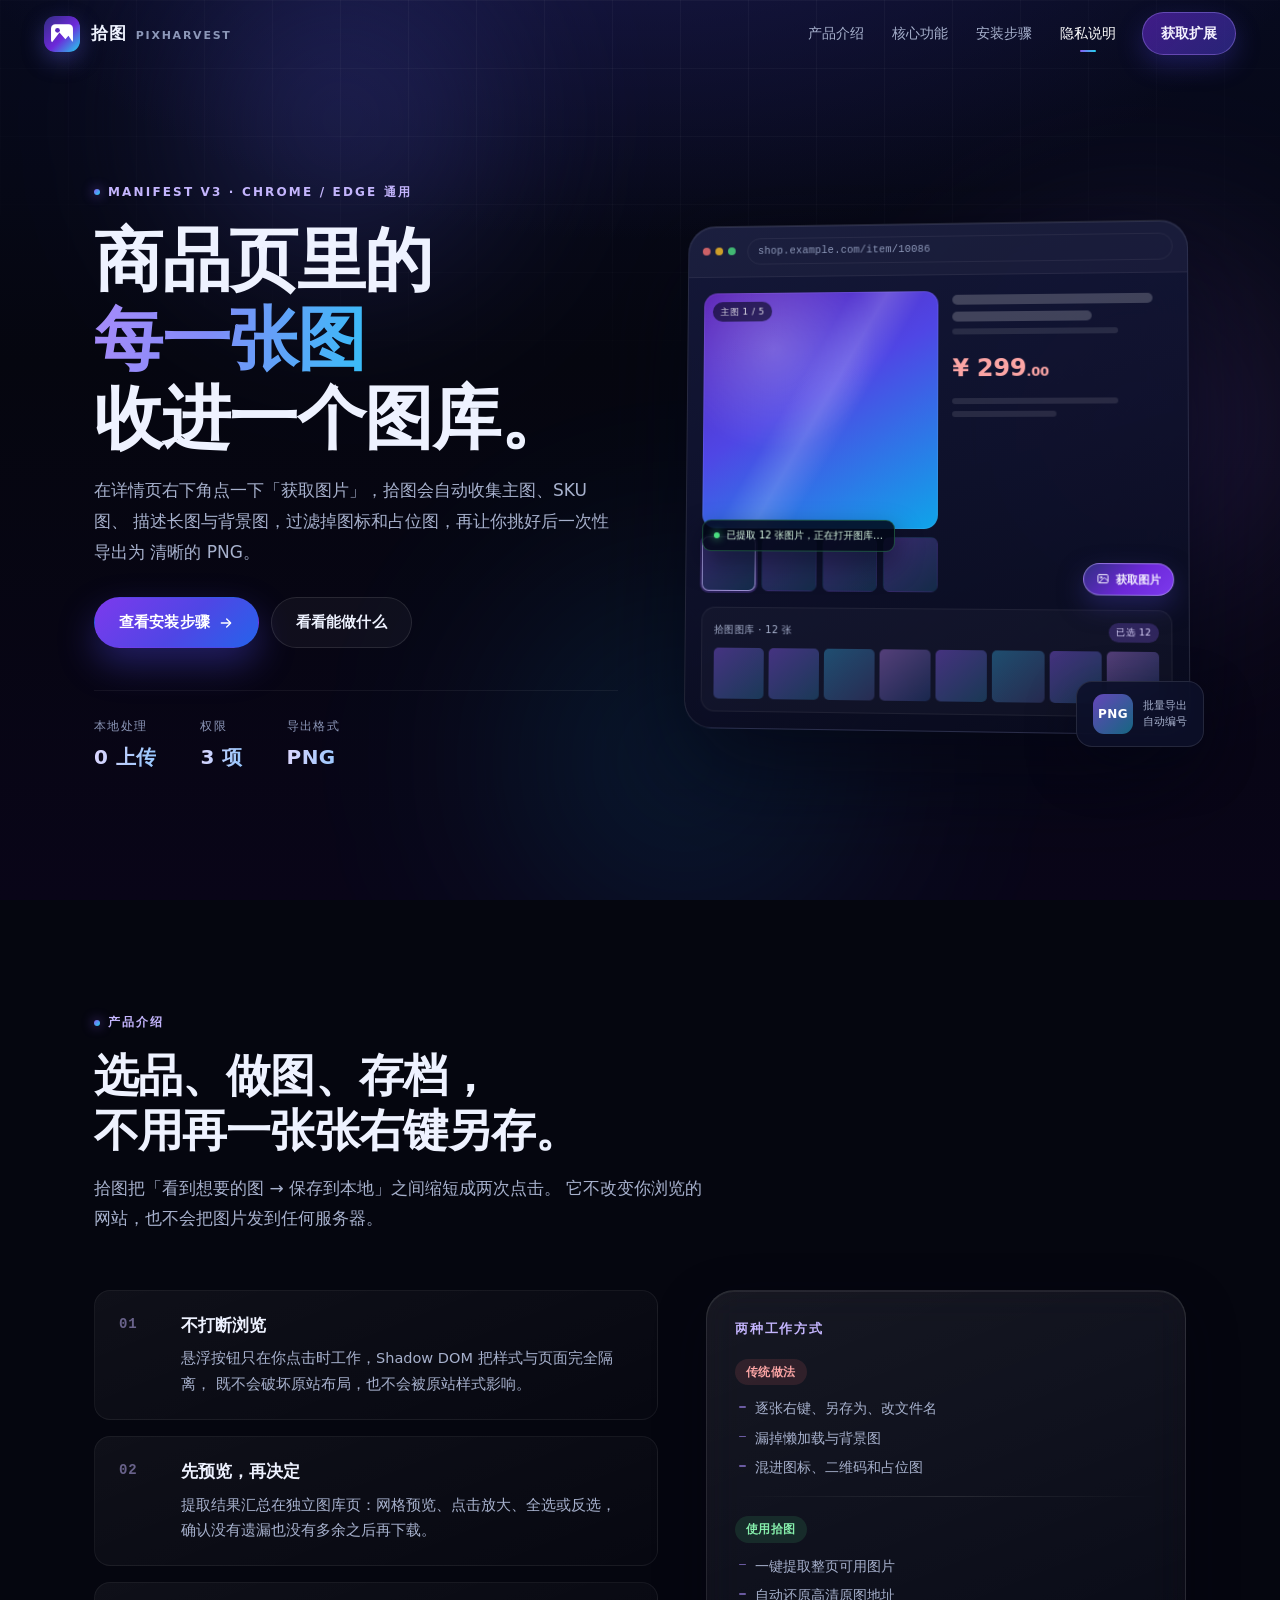
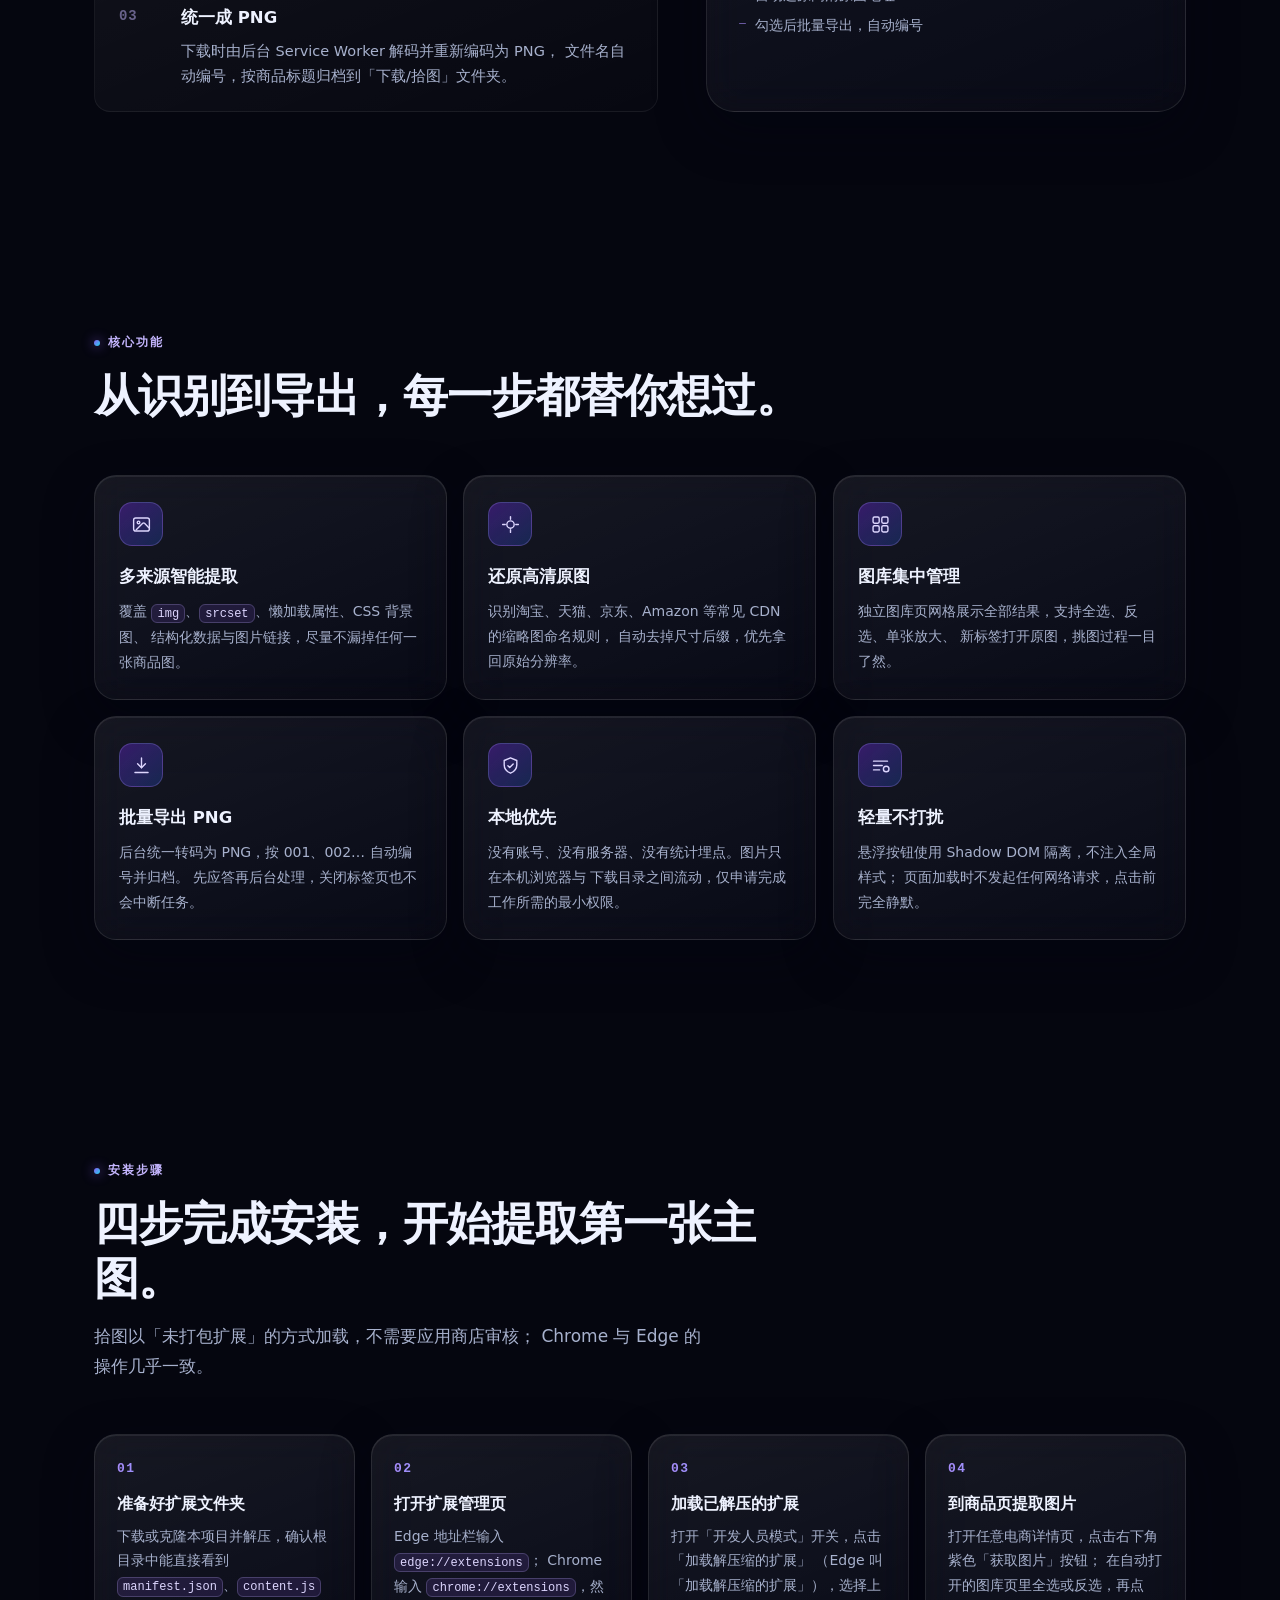
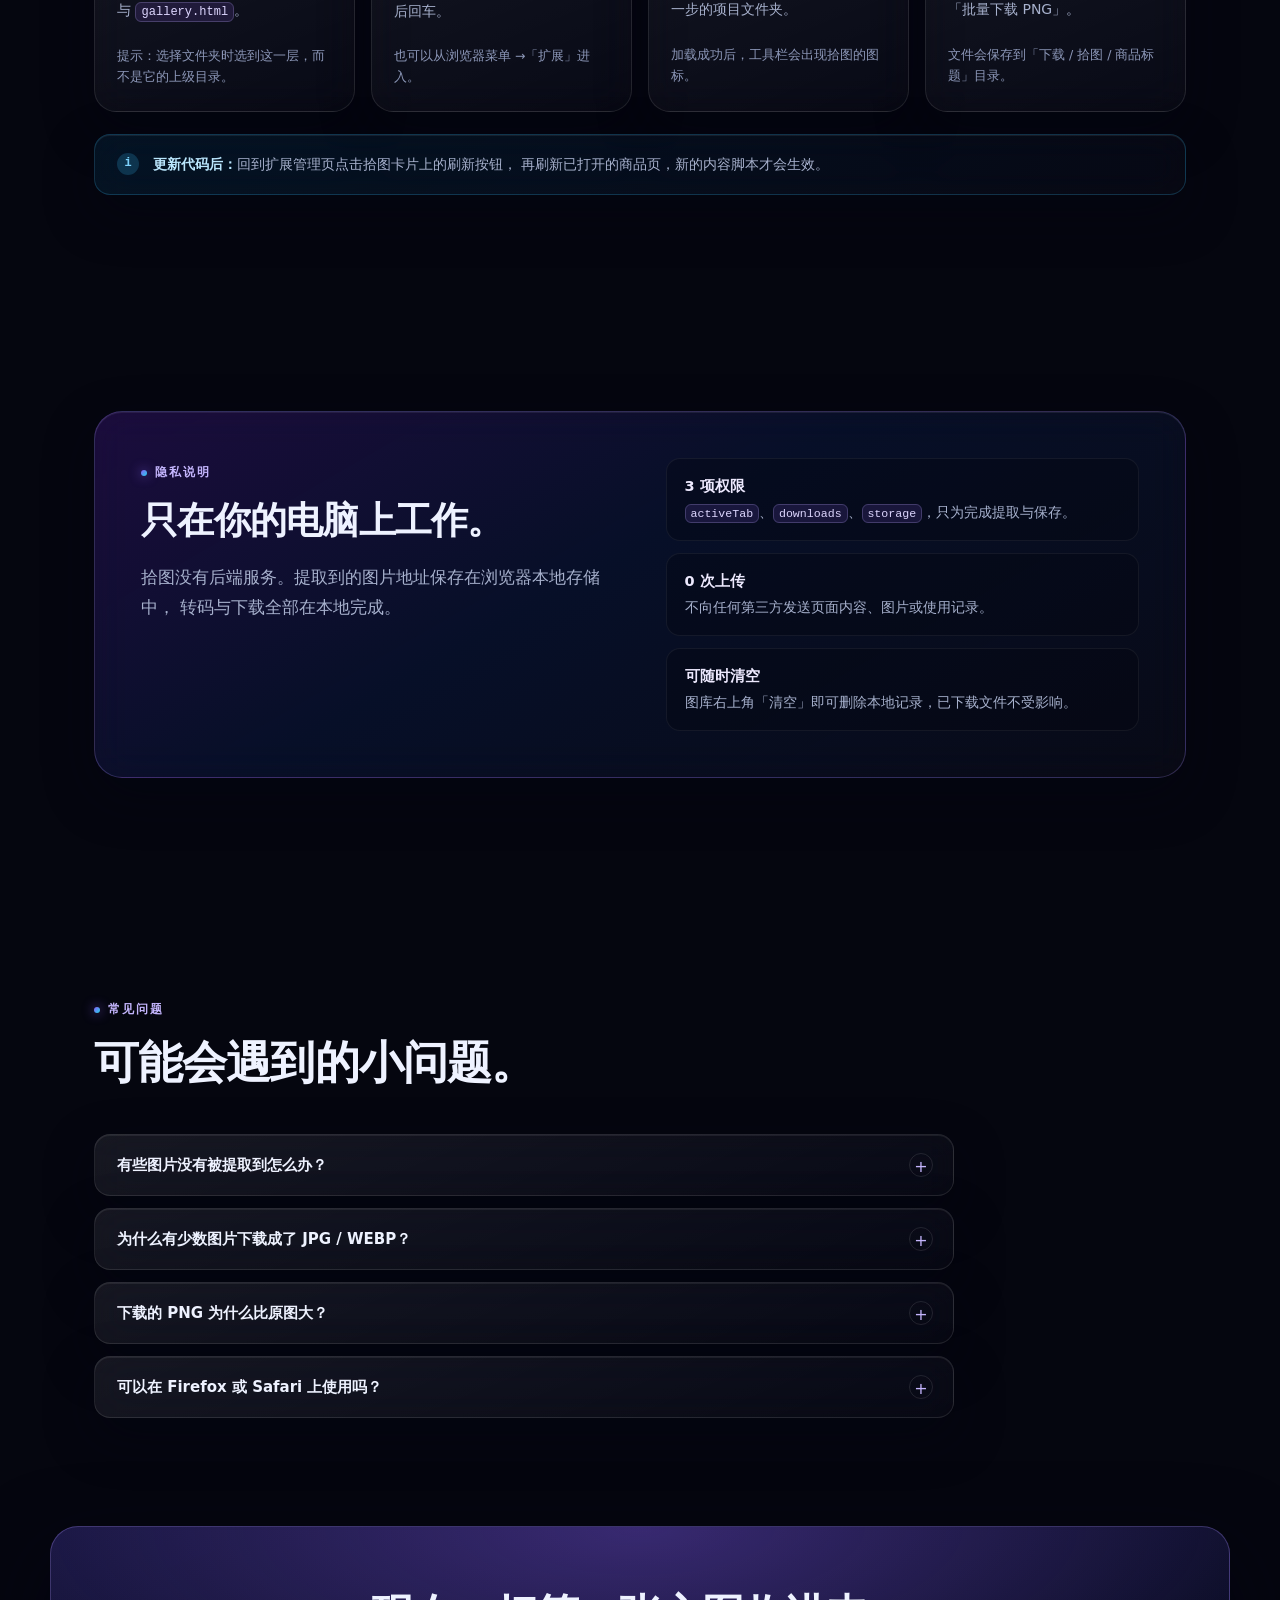
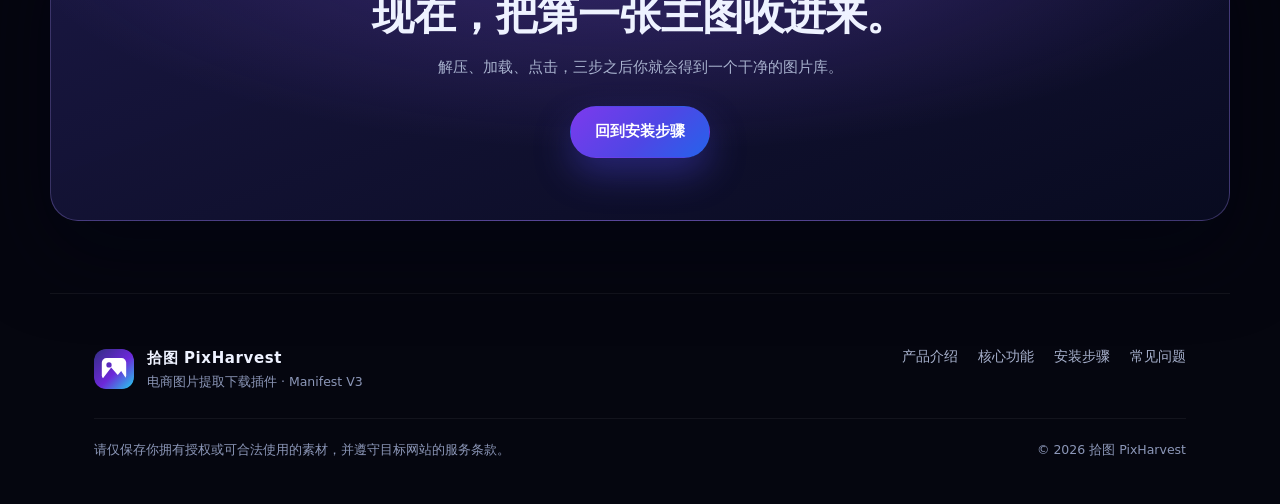
<file: docs/index.html>
<!DOCTYPE html>
<html lang="zh-CN">
  <head>
    <meta charset="UTF-8" />
    <meta name="viewport" content="width=device-width, initial-scale=1.0" />
    <meta name="color-scheme" content="dark" />
    <title>拾图 PixHarvest · 电商图片提取下载插件</title>
    <meta
      name="description"
      content="拾图是一款 Chrome / Edge 扩展：在电商商品详情页一键提取主图、SKU 图与详情长图，集中预览并批量下载为 PNG。Manifest V3，本地处理，不上传数据。"
    />
    <meta property="og:title" content="拾图 PixHarvest · 电商图片提取下载插件" />
    <meta
      property="og:description"
      content="一键提取商品详情页图片，集中预览，批量导出 PNG。"
    />
    <meta property="og:type" content="website" />
    <link rel="icon" type="image/svg+xml" href="assets/logo.svg" />
    <link rel="stylesheet" href="css/style.css" />
  </head>
  <body>
    <a class="skip-link" href="#main">跳到主要内容</a>
    <div class="scroll-progress" id="scrollProgress" aria-hidden="true"></div>

    <div class="backdrop" aria-hidden="true">
      <span class="orb orb--one"></span>
      <span class="orb orb--two"></span>
      <span class="orb orb--three"></span>
      <span class="grid-lines"></span>
    </div>

    <header class="nav" id="navbar">
      <a class="nav__brand" href="#hero" aria-label="拾图首页">
        <img src="assets/logo.svg" width="36" height="36" alt="" />
        <span class="nav__name">拾图<em>PixHarvest</em></span>
      </a>

      <button
        class="nav__toggle"
        id="navToggle"
        type="button"
        aria-expanded="false"
        aria-controls="navLinks"
      >
        <span class="nav__toggle-bars" aria-hidden="true"></span>
        <span class="visually-hidden">打开菜单</span>
      </button>

      <nav class="nav__links" id="navLinks" aria-label="主导航">
        <a href="#intro">产品介绍</a>
        <a href="#features">核心功能</a>
        <a href="#install">安装步骤</a>
        <a href="#privacy">隐私说明</a>
        <a class="nav__cta" href="#install">获取扩展</a>
      </nav>
    </header>

    <main id="main">
      <!-- ----------------------------- Hero ----------------------------- -->
      <section class="hero" id="hero">
        <div class="hero__copy">
          <p class="eyebrow">
            <span class="eyebrow__dot" aria-hidden="true"></span>
            Manifest V3 · Chrome / Edge 通用
          </p>

          <h1>
            商品页里的<br />
            <span class="grad">每一张图</span><br />
            收进一个图库。
          </h1>

          <p class="lede">
            在详情页右下角点一下「获取图片」，拾图会自动收集主图、SKU 图、
            描述长图与背景图，过滤掉图标和占位图，再让你挑好后一次性导出为
            清晰的 PNG。
          </p>

          <div class="hero__cta">
            <a class="btn btn--primary" href="#install">
              查看安装步骤
              <svg viewBox="0 0 24 24" aria-hidden="true">
                <path d="M5 12h13" />
                <path d="M13 6l6 6-6 6" />
              </svg>
            </a>
            <a class="btn btn--ghost" href="#features">看看能做什么</a>
          </div>

          <dl class="hero__stats">
            <div>
              <dt>本地处理</dt>
              <dd>0 上传</dd>
            </div>
            <div>
              <dt>权限</dt>
              <dd>3 项</dd>
            </div>
            <div>
              <dt>导出格式</dt>
              <dd>PNG</dd>
            </div>
          </dl>
        </div>

        <!-- 产品界面示意，纯 CSS 绘制 -->
        <div class="hero__visual" aria-hidden="true">
          <div class="mock glass">
            <div class="mock__bar">
              <span class="mock__dots"><i></i><i></i><i></i></span>
              <span class="mock__url">shop.example.com/item/10086</span>
            </div>

            <div class="mock__page">
              <div class="mock__gallery">
                <div class="mock__main">
                  <span class="mock__tag">主图 1 / 5</span>
                  <span class="mock__glare"></span>
                </div>
                <div class="mock__thumbs">
                  <i class="is-active"></i><i></i><i></i><i></i>
                </div>
              </div>

              <div class="mock__info">
                <span class="mock__line mock__line--title"></span>
                <span class="mock__line mock__line--title short"></span>
                <span class="mock__line mock__line--meta"></span>
                <div class="mock__price">¥ 299<span>.00</span></div>
                <span class="mock__line mock__line--meta"></span>
                <span class="mock__line mock__line--meta short"></span>
              </div>

              <div class="mock__fab">
                <svg viewBox="0 0 24 24">
                  <rect x="3" y="4.5" width="18" height="15" rx="2.4"></rect>
                  <circle cx="8.6" cy="9.6" r="1.5"></circle>
                  <path d="M20.4 15.6l-4.9-4.9a1.5 1.5 0 0 0-2.1 0L6 18.1"></path>
                </svg>
                获取图片
              </div>

              <div class="mock__toast">
                <span class="mock__toast-dot"></span>
                已提取 12 张图片，正在打开图库…
              </div>
            </div>

            <div class="mock__gallery-panel">
              <div class="mock__panel-head">
                <span>拾图图库 · 12 张</span>
                <span class="mock__pill">已选 12</span>
              </div>
              <div class="mock__thumbs-grid">
                <i></i><i></i><i></i><i></i><i></i><i></i><i></i><i></i>
              </div>
            </div>
          </div>

          <div class="hero__badge glass">
            <strong>PNG</strong>
            <span>批量导出<br />自动编号</span>
          </div>
        </div>
      </section>

      <!-- ----------------------------- 产品介绍 ----------------------------- -->
      <section class="section" id="intro">
        <div class="section__head reveal">
          <p class="eyebrow"><span class="eyebrow__dot" aria-hidden="true"></span>产品介绍</p>
          <h2>选品、做图、存档，<br class="br-wide" />不用再一张张右键另存。</h2>
          <p class="lede">
            拾图把「看到想要的图 → 保存到本地」之间缩短成两次点击。
            它不改变你浏览的网站，也不会把图片发到任何服务器。
          </p>
        </div>

        <div class="intro">
          <div class="intro__points reveal">
            <article class="point">
              <span class="point__index">01</span>
              <div>
                <h3>不打断浏览</h3>
                <p>
                  悬浮按钮只在你点击时工作，Shadow DOM 把样式与页面完全隔离，
                  既不会破坏原站布局，也不会被原站样式影响。
                </p>
              </div>
            </article>
            <article class="point">
              <span class="point__index">02</span>
              <div>
                <h3>先预览，再决定</h3>
                <p>
                  提取结果汇总在独立图库页：网格预览、点击放大、全选或反选，
                  确认没有遗漏也没有多余之后再下载。
                </p>
              </div>
            </article>
            <article class="point">
              <span class="point__index">03</span>
              <div>
                <h3>统一成 PNG</h3>
                <p>
                  下载时由后台 Service Worker 解码并重新编码为 PNG，
                  文件名自动编号，按商品标题归档到「下载/拾图」文件夹。
                </p>
              </div>
            </article>
          </div>

          <aside class="compare glass reveal">
            <h3 class="compare__title">两种工作方式</h3>
            <div class="compare__row">
              <span class="compare__label compare__label--old">传统做法</span>
              <ul>
                <li>逐张右键、另存为、改文件名</li>
                <li>漏掉懒加载与背景图</li>
                <li>混进图标、二维码和占位图</li>
              </ul>
            </div>
            <div class="compare__divider" aria-hidden="true"></div>
            <div class="compare__row">
              <span class="compare__label compare__label--new">使用拾图</span>
              <ul>
                <li>一键提取整页可用图片</li>
                <li>自动还原高清原图地址</li>
                <li>勾选后批量导出，自动编号</li>
              </ul>
            </div>
          </aside>
        </div>
      </section>

      <!-- ----------------------------- 核心功能 ----------------------------- -->
      <section class="section" id="features">
        <div class="section__head reveal">
          <p class="eyebrow"><span class="eyebrow__dot" aria-hidden="true"></span>核心功能</p>
          <h2>从识别到导出，每一步都替你想过。</h2>
        </div>

        <div class="cards">
          <article class="card glass reveal">
            <span class="card__icon">
              <svg viewBox="0 0 24 24" aria-hidden="true">
                <rect x="3" y="4.5" width="18" height="15" rx="2.4"></rect>
                <circle cx="8.6" cy="9.6" r="1.5"></circle>
                <path d="M20.4 15.6l-4.9-4.9a1.5 1.5 0 0 0-2.1 0L6 18.1"></path>
              </svg>
            </span>
            <h3>多来源智能提取</h3>
            <p>
              覆盖 <code>img</code>、<code>srcset</code>、懒加载属性、CSS 背景图、
              结构化数据与图片链接，尽量不漏掉任何一张商品图。
            </p>
          </article>

          <article class="card glass reveal">
            <span class="card__icon">
              <svg viewBox="0 0 24 24" aria-hidden="true">
                <path d="M12 3v3" />
                <path d="M12 18v3" />
                <path d="M3 12h3" />
                <path d="M18 12h3" />
                <circle cx="12" cy="12" r="4.2"></circle>
              </svg>
            </span>
            <h3>还原高清原图</h3>
            <p>
              识别淘宝、天猫、京东、Amazon 等常见 CDN 的缩略图命名规则，
              自动去掉尺寸后缀，优先拿回原始分辨率。
            </p>
          </article>

          <article class="card glass reveal">
            <span class="card__icon">
              <svg viewBox="0 0 24 24" aria-hidden="true">
                <rect x="3.5" y="3.5" width="7" height="7" rx="1.6"></rect>
                <rect x="13.5" y="3.5" width="7" height="7" rx="1.6"></rect>
                <rect x="3.5" y="13.5" width="7" height="7" rx="1.6"></rect>
                <rect x="13.5" y="13.5" width="7" height="7" rx="1.6"></rect>
              </svg>
            </span>
            <h3>图库集中管理</h3>
            <p>
              独立图库页网格展示全部结果，支持全选、反选、单张放大、
              新标签打开原图，挑图过程一目了然。
            </p>
          </article>

          <article class="card glass reveal">
            <span class="card__icon">
              <svg viewBox="0 0 24 24" aria-hidden="true">
                <path d="M12 3.5v11" />
                <path d="M7.5 10L12 14.5 16.5 10" />
                <path d="M4.5 20h15" />
              </svg>
            </span>
            <h3>批量导出 PNG</h3>
            <p>
              后台统一转码为 PNG，按 001、002… 自动编号并归档。
              先应答再后台处理，关闭标签页也不会中断任务。
            </p>
          </article>

          <article class="card glass reveal">
            <span class="card__icon">
              <svg viewBox="0 0 24 24" aria-hidden="true">
                <path d="M12 3.2l7.2 3.1v5.1c0 4.4-3 7.6-7.2 9.4-4.2-1.8-7.2-5-7.2-9.4V6.3z"></path>
                <path d="M9 12.2l2.1 2.1 4-4.1"></path>
              </svg>
            </span>
            <h3>本地优先</h3>
            <p>
              没有账号、没有服务器、没有统计埋点。图片只在本机浏览器与
              下载目录之间流动，仅申请完成工作所需的最小权限。
            </p>
          </article>

          <article class="card glass reveal">
            <span class="card__icon">
              <svg viewBox="0 0 24 24" aria-hidden="true">
                <path d="M4 7h16" />
                <path d="M4 12h10" />
                <path d="M4 17h7" />
                <circle cx="18.5" cy="16" r="3.2"></circle>
              </svg>
            </span>
            <h3>轻量不打扰</h3>
            <p>
              悬浮按钮使用 Shadow DOM 隔离，不注入全局样式；
              页面加载时不发起任何网络请求，点击前完全静默。
            </p>
          </article>
        </div>
      </section>

      <!-- ----------------------------- 安装步骤 ----------------------------- -->
      <section class="section" id="install">
        <div class="section__head reveal">
          <p class="eyebrow"><span class="eyebrow__dot" aria-hidden="true"></span>安装步骤</p>
          <h2>四步完成安装，开始提取第一张主图。</h2>
          <p class="lede">
            拾图以「未打包扩展」的方式加载，不需要应用商店审核；
            Chrome 与 Edge 的操作几乎一致。
          </p>
        </div>

        <ol class="steps">
          <li class="step glass reveal">
            <span class="step__num">01</span>
            <h3>准备好扩展文件夹</h3>
            <p>
              下载或克隆本项目并解压，确认根目录中能直接看到
              <code>manifest.json</code>、<code>content.js</code> 与
              <code>gallery.html</code>。
            </p>
            <p class="step__hint">提示：选择文件夹时选到这一层，而不是它的上级目录。</p>
          </li>

          <li class="step glass reveal">
            <span class="step__num">02</span>
            <h3>打开扩展管理页</h3>
            <p>
              Edge 地址栏输入 <code>edge://extensions</code>；
              Chrome 输入 <code>chrome://extensions</code>，然后回车。
            </p>
            <p class="step__hint">也可以从浏览器菜单 →「扩展」进入。</p>
          </li>

          <li class="step glass reveal">
            <span class="step__num">03</span>
            <h3>加载已解压的扩展</h3>
            <p>
              打开「开发人员模式」开关，点击「加载解压缩的扩展」
              （Edge 叫「加载解压缩的扩展」），选择上一步的项目文件夹。
            </p>
            <p class="step__hint">加载成功后，工具栏会出现拾图的图标。</p>
          </li>

          <li class="step glass reveal">
            <span class="step__num">04</span>
            <h3>到商品页提取图片</h3>
            <p>
              打开任意电商详情页，点击右下角紫色「获取图片」按钮；
              在自动打开的图库页里全选或反选，再点「批量下载 PNG」。
            </p>
            <p class="step__hint">文件会保存到「下载 / 拾图 / 商品标题」目录。</p>
          </li>
        </ol>

        <div class="note glass reveal">
          <span class="note__icon" aria-hidden="true">i</span>
          <p>
            <strong>更新代码后：</strong>回到扩展管理页点击拾图卡片上的刷新按钮，
            再刷新已打开的商品页，新的内容脚本才会生效。
          </p>
        </div>
      </section>

      <!-- ----------------------------- 隐私 ----------------------------- -->
      <section class="section" id="privacy">
        <div class="privacy glass reveal">
          <div class="privacy__copy">
            <p class="eyebrow"><span class="eyebrow__dot" aria-hidden="true"></span>隐私说明</p>
            <h2>只在你的电脑上工作。</h2>
            <p class="lede">
              拾图没有后端服务。提取到的图片地址保存在浏览器本地存储中，
              转码与下载全部在本地完成。
            </p>
          </div>
          <ul class="privacy__list">
            <li>
              <strong>3 项权限</strong>
              <span><code>activeTab</code>、<code>downloads</code>、<code>storage</code>，只为完成提取与保存。</span>
            </li>
            <li>
              <strong>0 次上传</strong>
              <span>不向任何第三方发送页面内容、图片或使用记录。</span>
            </li>
            <li>
              <strong>可随时清空</strong>
              <span>图库右上角「清空」即可删除本地记录，已下载文件不受影响。</span>
            </li>
          </ul>
        </div>
      </section>

      <!-- ----------------------------- FAQ ----------------------------- -->
      <section class="section" id="faq">
        <div class="section__head reveal">
          <p class="eyebrow"><span class="eyebrow__dot" aria-hidden="true"></span>常见问题</p>
          <h2>可能会遇到的小问题。</h2>
        </div>

        <div class="faq">
          <details class="faq__item glass reveal">
            <summary>有些图片没有被提取到怎么办？</summary>
            <p>
              先向下滚动页面让懒加载图片真正出现，再点一次「获取图片」。
              部分站点把大图放在需要交互后才出现的浮层里，也可以先打开大图预览再提取。
            </p>
          </details>

          <details class="faq__item glass reveal">
            <summary>为什么有少数图片下载成了 JPG / WEBP？</summary>
            <p>
              当图片受防盗链保护、无法读取像素数据，或原图体积过大时，
              扩展会退回到「直接下载原地址」的方式，并保留正确的文件扩展名，
              以保证你能拿到文件。
            </p>
          </details>

          <details class="faq__item glass reveal">
            <summary>下载的 PNG 为什么比原图大？</summary>
            <p>
              PNG 是无损格式，照片类图片转成 PNG 后体积通常会变大。
              如果你更在意体积而不是格式，可以在系统下载目录中再统一转换。
            </p>
          </details>

          <details class="faq__item glass reveal">
            <summary>可以在 Firefox 或 Safari 上使用吗？</summary>
            <p>
              不可以。拾图基于 Chromium 的 Manifest V3 API（OffscreenCanvas、
              chrome.downloads 等），目前适用于 Edge、Chrome 等 Chromium 内核浏览器。
            </p>
          </details>
        </div>
      </section>

      <!-- ----------------------------- CTA ----------------------------- -->
      <section class="cta-band reveal">
        <h2>现在，把第一张主图收进来。</h2>
        <p>解压、加载、点击，三步之后你就会得到一个干净的图片库。</p>
        <a class="btn btn--primary" href="#install">回到安装步骤</a>
      </section>
    </main>

    <footer class="footer">
      <div class="footer__brand">
        <img src="assets/logo.svg" width="40" height="40" alt="" />
        <div>
          <p class="footer__name">拾图 PixHarvest</p>
          <p class="footer__tagline">电商图片提取下载插件 · Manifest V3</p>
        </div>
      </div>

      <nav class="footer__links" aria-label="页脚导航">
        <a href="#intro">产品介绍</a>
        <a href="#features">核心功能</a>
        <a href="#install">安装步骤</a>
        <a href="#faq">常见问题</a>
      </nav>

      <p class="footer__legal">
        请仅保存你拥有授权或可合法使用的素材，并遵守目标网站的服务条款。
        <span>© <span id="year">2025</span> 拾图 PixHarvest</span>
      </p>
    </footer>

    <button class="to-top" id="toTop" type="button" aria-label="回到顶部" hidden>
      <svg viewBox="0 0 24 24" aria-hidden="true">
        <path d="M12 19V5" />
        <path d="M6 11l6-6 6 6" />
      </svg>
    </button>

    <script src="js/main.js"></script>
  </body>
</html>
</file>
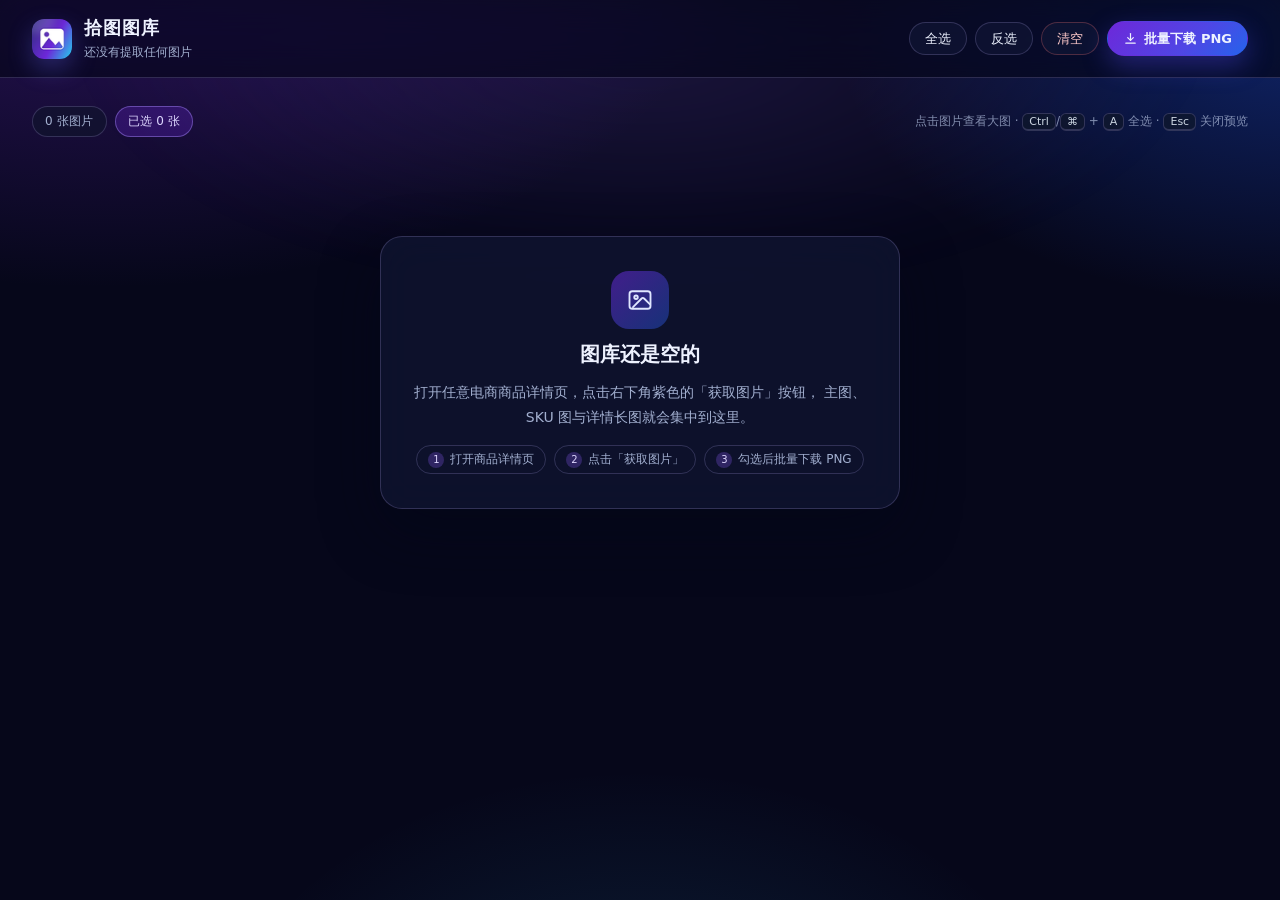
<file: gallery.html>
<!DOCTYPE html>
<html lang="zh-CN">
  <head>
    <meta charset="UTF-8" />
    <meta name="viewport" content="width=device-width, initial-scale=1.0" />
    <title>拾图图库 · PixHarvest</title>
    <link rel="stylesheet" href="gallery.css" />
  </head>
  <body>
    <div class="bg-aurora" aria-hidden="true"></div>

    <header class="topbar">
      <div class="brand">
        <img class="brand__logo" src="icons/icon48.png" width="40" height="40" alt="拾图" />
        <div class="brand__text">
          <h1>拾图图库</h1>
          <p class="brand__meta" id="sourceMeta">还没有提取任何图片</p>
        </div>
      </div>

      <div class="actions" role="toolbar" aria-label="图库操作">
        <button type="button" class="btn" id="selectAllBtn">全选</button>
        <button type="button" class="btn" id="invertBtn">反选</button>
        <button type="button" class="btn btn--danger" id="clearBtn">清空</button>
        <button type="button" class="btn btn--primary" id="downloadBtn">
          <svg viewBox="0 0 24 24" aria-hidden="true">
            <path d="M12 4v11"></path>
            <path d="M7.5 10.5L12 15l4.5-4.5"></path>
            <path d="M4.5 19.5h15"></path>
          </svg>
          <span id="downloadLabel">批量下载 PNG</span>
        </button>
      </div>
    </header>

    <main>
      <section class="summary" aria-live="polite">
        <div class="summary__stats">
          <span class="pill" id="countLabel">0 张图片</span>
          <span class="pill pill--accent" id="selectedLabel">已选 0 张</span>
        </div>
        <p class="summary__hint">
          点击图片查看大图 · <kbd>Ctrl</kbd>/<kbd>⌘</kbd> + <kbd>A</kbd> 全选 · <kbd>Esc</kbd> 关闭预览
        </p>
      </section>

      <section class="grid" id="grid"></section>

      <section class="empty" id="empty">
        <div class="empty__icon" aria-hidden="true">
          <svg viewBox="0 0 24 24">
            <rect x="3" y="4.5" width="18" height="15" rx="2.4"></rect>
            <circle cx="8.6" cy="9.6" r="1.5"></circle>
            <path d="M20.4 15.6l-4.9-4.9a1.5 1.5 0 0 0-2.1 0L6 18.1"></path>
          </svg>
        </div>
        <h2>图库还是空的</h2>
        <p>
          打开任意电商商品详情页，点击右下角紫色的「获取图片」按钮，
          主图、SKU 图与详情长图就会集中到这里。
        </p>
        <ol class="empty__steps">
          <li>打开商品详情页</li>
          <li>点击「获取图片」</li>
          <li>勾选后批量下载 PNG</li>
        </ol>
      </section>
    </main>

    <div class="lightbox" id="lightbox" hidden>
      <div class="lightbox__bar">
        <span class="lightbox__counter" id="lightboxCounter">1 / 1</span>
        <div class="lightbox__tools">
          <button type="button" class="btn btn--small" id="lightboxDownload">下载这张</button>
          <a class="btn btn--small btn--link" id="lightboxOpen" target="_blank" rel="noreferrer noopener">
            新标签打开
          </a>
          <button type="button" class="btn btn--small" id="lightboxClose">关闭</button>
        </div>
      </div>

      <button type="button" class="lightbox__nav lightbox__nav--prev" id="lightboxPrev" aria-label="上一张">
        ‹
      </button>
      <img class="lightbox__image" id="lightboxImage" alt="图片预览" />
      <button type="button" class="lightbox__nav lightbox__nav--next" id="lightboxNext" aria-label="下一张">
        ›
      </button>
    </div>

    <div class="progress" id="progress" hidden>
      <div class="progress__head">
        <span id="progressText">正在转换并下载…</span>
        <span id="progressCount">0 / 0</span>
      </div>
      <div class="progress__track">
        <div class="progress__bar" id="progressBar"></div>
      </div>
    </div>

    <div class="toast" id="toast" role="status" aria-live="polite"></div>

    <script src="gallery.js"></script>
  </body>
</html>
</file>
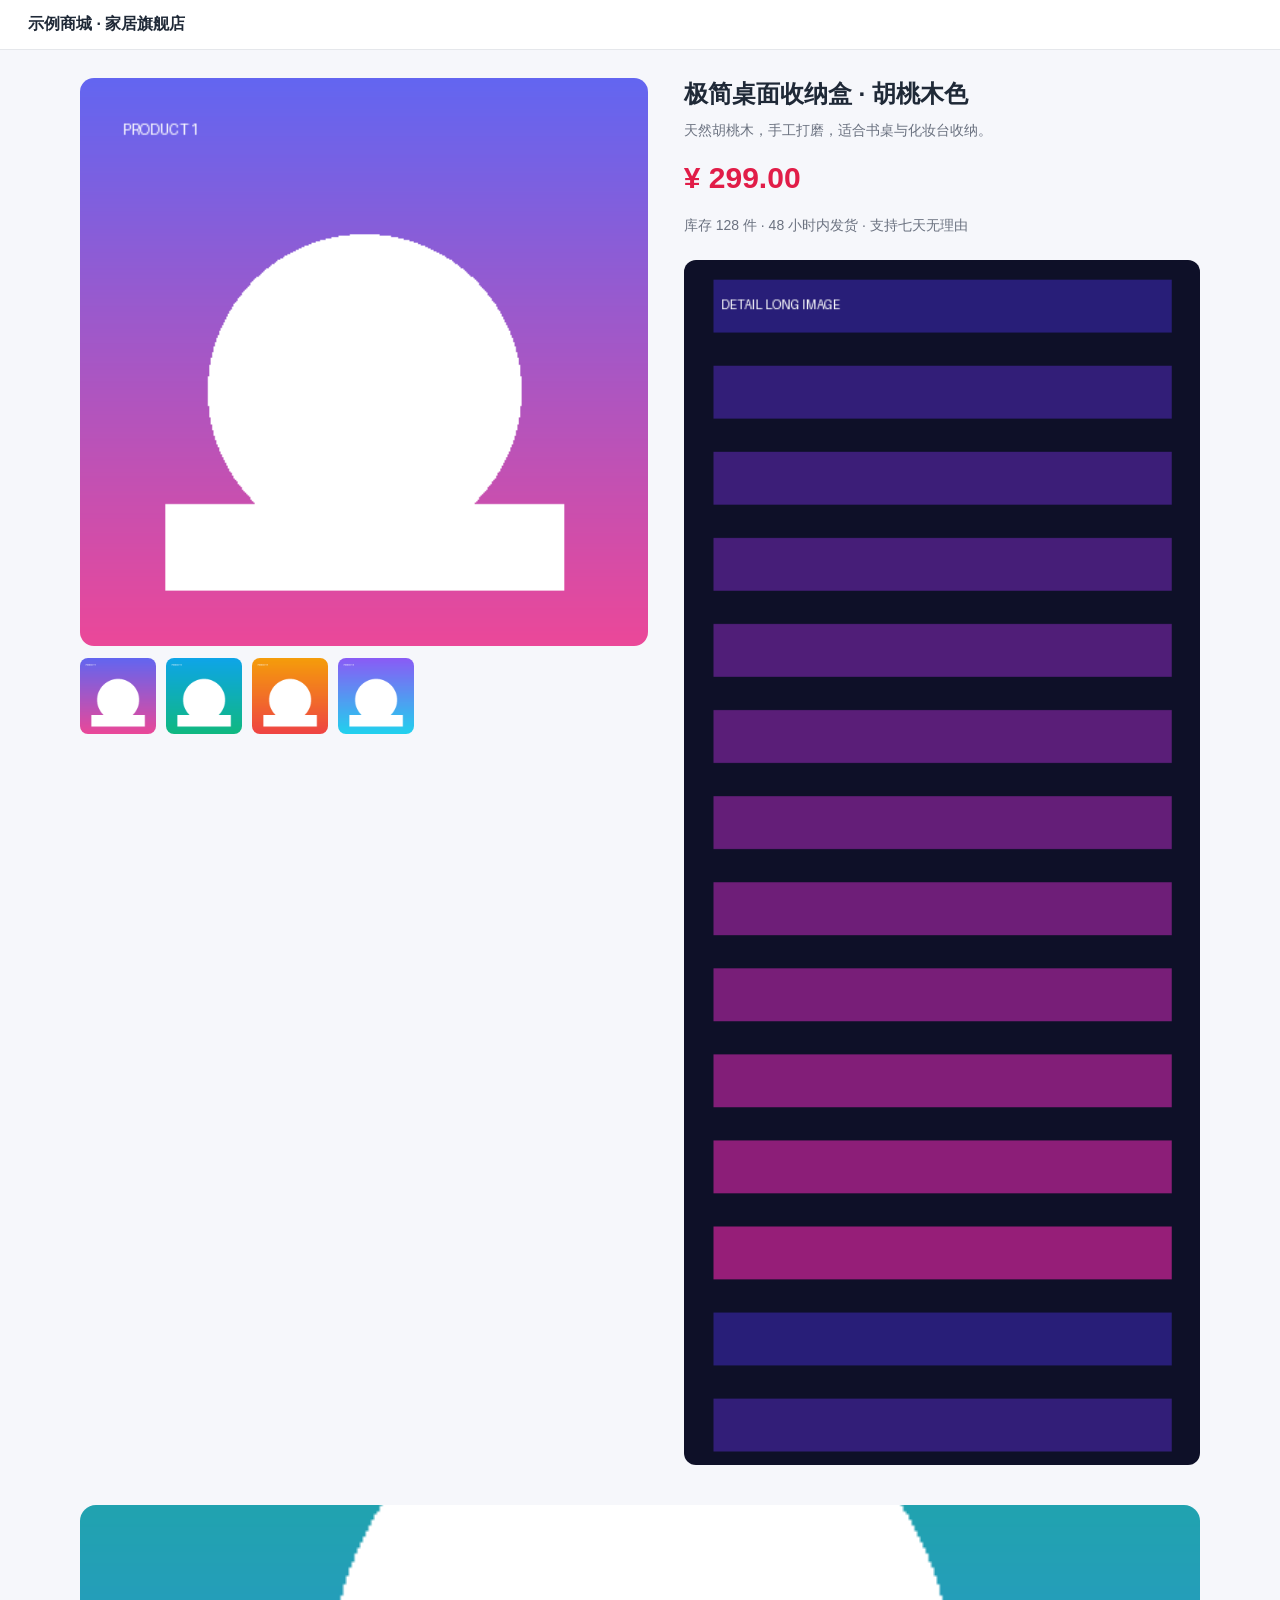
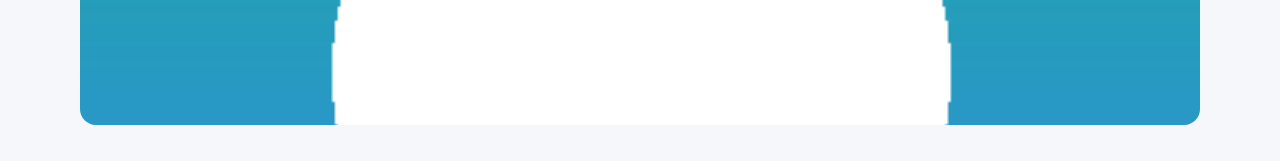
<file: .preview/demo-page.html>
<!DOCTYPE html>
<html lang="zh-CN"><head><meta charset="utf-8"><title>极简桌面收纳盒 · 胡桃木色 - 示例商城</title>
<style>
  body{margin:0;font-family:"Microsoft YaHei",sans-serif;background:#f6f7fb;color:#1f2937}
  header{padding:14px 28px;background:#fff;border-bottom:1px solid #e5e7eb;font-weight:700}
  .wrap{display:grid;grid-template-columns:1.1fr 1fr;gap:36px;max-width:1120px;margin:28px auto;padding:0 24px}
  .main-img{width:100%;border-radius:14px;display:block}
  .thumbs{display:flex;gap:10px;margin-top:12px}
  .thumbs img{width:76px;height:76px;border-radius:8px;cursor:pointer}
  h1{font-size:24px;margin:0 0 8px}
  .price{color:#e11d48;font-size:30px;font-weight:700;margin:18px 0}
  .desc{color:#6b7280;line-height:1.8;font-size:14px}
  .bg-banner{margin:36px auto;max-width:1120px;height:220px;border-radius:16px;background-image:url('samples/p6.png');background-size:cover;background-position:center}
</style></head>
<body>
<header>示例商城 · 家居旗舰店</header>
<div class="wrap">
  <div>
    <img class="main-img" src="samples/p1.png" alt="主图">
    <div class="thumbs">
      <img src="samples/p1.png" alt="图1"><img src="samples/p2.png" alt="图2">
      <img src="samples/p3.png" alt="图3"><img src="samples/p4.png" alt="图4">
    </div>
  </div>
  <div>
    <h1>极简桌面收纳盒 · 胡桃木色</h1>
    <div class="desc">天然胡桃木，手工打磨，适合书桌与化妆台收纳。</div>
    <div class="price">¥ 299.00</div>
    <div class="desc">库存 128 件 · 48 小时内发货 · 支持七天无理由</div>
    <img src="samples/detail.png" alt="详情长图" style="width:100%;margin-top:22px;border-radius:12px">
  </div>
</div>
<div class="bg-banner"></div>
<script type="application/ld+json">
{"@context":"https://schema.org","@type":"Product","name":"收纳盒","image":["samples/p5.png","samples/p6.png"]}
</script>
</body></html>
</file>
<file: docs/css/style.css>
/* ==================================================================
   拾图 PixHarvest · 官网样式
   深蓝 / 紫色渐变 · 毛玻璃卡片 · 响应式
   ================================================================== */

:root {
  --bg: #05060f;
  --bg-soft: #0a0d24;
  --ink: #eef2ff;
  --muted: #a7b1cd;
  --muted-soft: #8c97b8;
  --line: rgba(255, 255, 255, 0.1);
  --line-soft: rgba(255, 255, 255, 0.06);
  --violet: #8b5cf6;
  --violet-soft: #c4b5fd;
  --indigo: #4f46e5;
  --cyan: #22d3ee;
  --ok: #4ade80;
  --glass: linear-gradient(158deg, rgba(255, 255, 255, 0.075), rgba(255, 255, 255, 0.02));
  --glass-strong: linear-gradient(158deg, rgba(255, 255, 255, 0.11), rgba(255, 255, 255, 0.03));
  --radius-xl: 28px;
  --radius-lg: 22px;
  --radius-md: 16px;
  --shadow-lg: 0 30px 80px rgba(2, 4, 18, 0.55);
  --shadow-md: 0 18px 50px rgba(2, 4, 18, 0.38);
  --header-h: 68px;
  --maxw: 1180px;
  --font: "Segoe UI Variable Display", "Segoe UI", "PingFang SC",
    "Microsoft YaHei", "Noto Sans SC", system-ui, -apple-system, sans-serif;
  --mono: "Cascadia Code", "SFMono-Regular", Consolas, "Liberation Mono", monospace;
}

*,
*::before,
*::after {
  box-sizing: border-box;
}

html {
  scroll-behavior: smooth;
  -webkit-text-size-adjust: 100%;
}

body {
  margin: 0;
  color: var(--ink);
  font-family: var(--font);
  font-size: 16px;
  line-height: 1.6;
  background: var(--bg);
  -webkit-font-smoothing: antialiased;
  overflow-x: hidden;
}

::selection {
  background: rgba(139, 92, 246, 0.42);
  color: #fff;
}

img {
  max-width: 100%;
  height: auto;
}

[hidden] {
  display: none !important;
}

a {
  color: inherit;
  text-decoration: none;
}

h1,
h2,
h3,
p,
dl,
dd,
ul,
ol {
  margin: 0;
}

ul,
ol {
  padding: 0;
  list-style: none;
}

code {
  padding: 0.15em 0.42em;
  border: 1px solid rgba(196, 181, 253, 0.24);
  border-radius: 6px;
  background: rgba(139, 92, 246, 0.14);
  color: #ddd6fe;
  font-family: var(--mono);
  font-size: 0.86em;
  word-break: break-word;
}

.visually-hidden {
  position: absolute !important;
  width: 1px;
  height: 1px;
  margin: -1px;
  padding: 0;
  overflow: hidden;
  clip: rect(0 0 0 0);
  white-space: nowrap;
  border: 0;
}

.skip-link {
  position: absolute;
  top: 10px;
  left: 10px;
  z-index: 100;
  padding: 10px 16px;
  border-radius: 10px;
  background: #fff;
  color: #111827;
  font-weight: 600;
  transform: translateY(-160%);
  transition: transform 0.2s ease;
}

.skip-link:focus {
  transform: translateY(0);
}

:focus-visible {
  outline: 2px solid var(--cyan);
  outline-offset: 3px;
  border-radius: 6px;
}

/* --------------------------- 背景装饰 --------------------------- */

.backdrop {
  position: fixed;
  inset: 0;
  z-index: -1;
  overflow: hidden;
  background:
    radial-gradient(1200px 700px at 50% -20%, #1b1a4d 0%, transparent 60%),
    linear-gradient(180deg, #070a1e 0%, var(--bg) 40%, #090518 100%);
}

.orb {
  position: absolute;
  display: block;
  border-radius: 50%;
  filter: blur(80px);
  opacity: 0.55;
  animation: drift 20s ease-in-out infinite alternate;
}

.orb--one {
  top: -120px;
  left: 8%;
  width: 480px;
  height: 480px;
  background: radial-gradient(circle, rgba(99, 102, 241, 0.55), transparent 68%);
}

.orb--two {
  top: 18%;
  right: -120px;
  width: 520px;
  height: 520px;
  background: radial-gradient(circle, rgba(139, 92, 246, 0.45), transparent 68%);
  animation-delay: -6s;
}

.orb--three {
  bottom: -160px;
  left: 30%;
  width: 600px;
  height: 600px;
  background: radial-gradient(circle, rgba(14, 165, 233, 0.26), transparent 70%);
  animation-delay: -12s;
}

.grid-lines {
  position: absolute;
  inset: 0;
  background-image:
    linear-gradient(rgba(255, 255, 255, 0.035) 1px, transparent 1px),
    linear-gradient(90deg, rgba(255, 255, 255, 0.035) 1px, transparent 1px);
  background-size: 68px 68px;
  mask-image: radial-gradient(ellipse 90% 60% at 50% 0%, #000 20%, transparent 78%);
  -webkit-mask-image: radial-gradient(ellipse 90% 60% at 50% 0%, #000 20%, transparent 78%);
}

@keyframes drift {
  from {
    transform: translate3d(0, 0, 0) scale(1);
  }
  to {
    transform: translate3d(30px, 40px, 0) scale(1.08);
  }
}

/* --------------------------- 顶部进度条 --------------------------- */

.scroll-progress {
  position: fixed;
  top: 0;
  left: 0;
  z-index: 60;
  width: 100%;
  height: 2px;
  background: linear-gradient(90deg, var(--violet), var(--cyan));
  transform: scaleX(0);
  transform-origin: 0 50%;
  will-change: transform;
}

/* ------------------------------- 导航 ------------------------------- */

.nav {
  position: sticky;
  top: 0;
  z-index: 50;
  display: flex;
  align-items: center;
  justify-content: space-between;
  gap: 20px;
  height: var(--header-h);
  padding: 0 clamp(18px, 4vw, 44px);
  border-bottom: 1px solid transparent;
  transition: background 0.25s ease, border-color 0.25s ease, backdrop-filter 0.25s ease;
}

.nav.is-scrolled {
  border-bottom-color: var(--line);
  background: rgba(5, 6, 15, 0.74);
  backdrop-filter: blur(18px) saturate(150%);
  -webkit-backdrop-filter: blur(18px) saturate(150%);
}

.nav__brand {
  display: inline-flex;
  align-items: center;
  gap: 11px;
  flex: 0 0 auto;
}

.nav__brand img {
  border-radius: 11px;
  box-shadow: 0 8px 22px rgba(99, 102, 241, 0.35);
}

.nav__name {
  display: flex;
  align-items: baseline;
  gap: 8px;
  font-size: 17px;
  font-weight: 700;
  letter-spacing: 0.08em;
}

.nav__name em {
  color: var(--muted-soft);
  font-size: 11px;
  font-style: normal;
  font-weight: 600;
  letter-spacing: 0.16em;
  text-transform: uppercase;
}

.nav__links {
  display: flex;
  align-items: center;
  gap: 4px;
}

.nav__links a {
  position: relative;
  padding: 8px 12px;
  border-radius: 999px;
  color: var(--muted);
  font-size: 14px;
  transition: color 0.18s ease, background 0.18s ease;
}

.nav__links a:hover {
  color: var(--ink);
  background: rgba(255, 255, 255, 0.05);
}

.nav__links a.is-active {
  color: #fff;
}

.nav__links a.is-active::after {
  content: "";
  position: absolute;
  left: 50%;
  bottom: 1px;
  width: 16px;
  height: 2px;
  border-radius: 2px;
  background: linear-gradient(90deg, var(--violet), var(--cyan));
  transform: translateX(-50%);
}

.nav__links .nav__cta {
  margin-left: 10px;
  padding: 9px 18px;
  border: 1px solid rgba(167, 139, 250, 0.4);
  background: linear-gradient(135deg, rgba(109, 40, 217, 0.55), rgba(79, 70, 229, 0.45));
  color: #f5f3ff;
  font-weight: 600;
  box-shadow: 0 10px 26px rgba(79, 70, 229, 0.28);
}

.nav__links .nav__cta:hover {
  background: linear-gradient(135deg, rgba(124, 58, 237, 0.75), rgba(99, 102, 241, 0.6));
  color: #fff;
}

.nav__links .nav__cta.is-active::after {
  display: none;
}

.nav__toggle {
  display: none;
  width: 42px;
  height: 42px;
  padding: 0;
  border: 1px solid var(--line);
  border-radius: 12px;
  background: rgba(255, 255, 255, 0.04);
  color: var(--ink);
  cursor: pointer;
}

.nav__toggle-bars,
.nav__toggle-bars::before,
.nav__toggle-bars::after {
  display: block;
  width: 18px;
  height: 1.6px;
  margin: 0 auto;
  border-radius: 2px;
  background: currentColor;
  transition: transform 0.2s ease, opacity 0.2s ease;
}

.nav__toggle-bars {
  position: relative;
}

.nav__toggle-bars::before,
.nav__toggle-bars::after {
  content: "";
  position: absolute;
  left: 0;
}

.nav__toggle-bars::before {
  top: -6px;
}

.nav__toggle-bars::after {
  top: 6px;
}

.nav__toggle[aria-expanded="true"] .nav__toggle-bars {
  background: transparent;
}

.nav__toggle[aria-expanded="true"] .nav__toggle-bars::before {
  transform: translateY(6px) rotate(45deg);
}

.nav__toggle[aria-expanded="true"] .nav__toggle-bars::after {
  transform: translateY(-6px) rotate(-45deg);
}

/* ------------------------------- 通用 ------------------------------- */

.glass {
  border: 1px solid var(--line);
  border-radius: var(--radius-lg);
  background: var(--glass);
  box-shadow:
    var(--shadow-md),
    inset 0 1px 0 rgba(255, 255, 255, 0.07);
  backdrop-filter: blur(18px) saturate(140%);
  -webkit-backdrop-filter: blur(18px) saturate(140%);
}

.eyebrow {
  display: inline-flex;
  align-items: center;
  gap: 8px;
  color: var(--violet-soft);
  font-size: 12px;
  font-weight: 600;
  letter-spacing: 0.18em;
  text-transform: uppercase;
}

.eyebrow__dot {
  width: 6px;
  height: 6px;
  border-radius: 50%;
  background: linear-gradient(135deg, var(--violet), var(--cyan));
  box-shadow: 0 0 12px rgba(139, 92, 246, 0.9);
}

h1 {
  margin-top: 18px;
  font-size: clamp(2.5rem, 5.4vw, 4.4rem);
  font-weight: 750;
  line-height: 1.14;
  letter-spacing: -0.02em;
}

.grad {
  white-space: nowrap;
  background: linear-gradient(100deg, #a78bfa 0%, #818cf8 42%, #38bdf8 100%);
  -webkit-background-clip: text;
  background-clip: text;
  color: transparent;
}

.lede {
  max-width: 620px;
  margin-top: 18px;
  color: var(--muted);
  font-size: clamp(15px, 1.35vw, 17px);
  line-height: 1.8;
}

.btn {
  display: inline-flex;
  align-items: center;
  justify-content: center;
  gap: 8px;
  padding: 13px 24px;
  border: 1px solid transparent;
  border-radius: 999px;
  font: inherit;
  font-size: 14.5px;
  font-weight: 600;
  letter-spacing: 0.01em;
  cursor: pointer;
  transition: transform 0.18s ease, box-shadow 0.18s ease, background 0.18s ease,
    border-color 0.18s ease;
}

.btn svg {
  width: 16px;
  height: 16px;
  fill: none;
  stroke: currentColor;
  stroke-width: 2;
  stroke-linecap: round;
  stroke-linejoin: round;
  transition: transform 0.18s ease;
}

.btn:hover {
  transform: translateY(-2px);
}

.btn:active {
  transform: translateY(0);
}

.btn--primary {
  background: linear-gradient(135deg, #7c3aed 0%, #4f46e5 55%, #2563eb 100%);
  color: #fff;
  box-shadow: 0 16px 36px rgba(79, 70, 229, 0.38);
}

.btn--primary:hover {
  box-shadow: 0 20px 44px rgba(99, 102, 241, 0.46);
}

.btn--primary:hover svg {
  transform: translateX(3px);
}

.btn--ghost {
  border-color: var(--line);
  background: rgba(255, 255, 255, 0.04);
  color: var(--ink);
}

.btn--ghost:hover {
  border-color: rgba(167, 139, 250, 0.45);
  background: rgba(139, 92, 246, 0.12);
}

/* ------------------------------- Hero ------------------------------- */

.hero {
  display: grid;
  grid-template-columns: minmax(0, 1.02fr) minmax(0, 0.98fr);
  align-items: center;
  gap: clamp(36px, 5vw, 72px);
  max-width: var(--maxw);
  min-height: calc(100vh - var(--header-h));
  margin: 0 auto;
  padding: clamp(40px, 7vh, 84px) clamp(18px, 4vw, 44px) clamp(56px, 9vh, 100px);
}

.hero__cta {
  display: flex;
  flex-wrap: wrap;
  gap: 12px;
  margin-top: 30px;
}

.hero__stats {
  display: flex;
  flex-wrap: wrap;
  gap: clamp(20px, 4vw, 44px);
  margin-top: 42px;
  padding-top: 26px;
  border-top: 1px solid var(--line-soft);
}

.hero__stats dt {
  color: var(--muted-soft);
  font-size: 12px;
  letter-spacing: 0.12em;
  text-transform: uppercase;
}

.hero__stats dd {
  margin-top: 4px;
  font-size: 20px;
  font-weight: 700;
  letter-spacing: 0.02em;
  background: linear-gradient(100deg, #ddd6fe, #93c5fd);
  -webkit-background-clip: text;
  background-clip: text;
  color: transparent;
}

/* --------------------------- Hero 视觉示意 --------------------------- */

.hero__visual {
  position: relative;
  justify-self: center;
  width: 100%;
  max-width: 520px;
  perspective: 1200px;
}

.mock {
  position: relative;
  overflow: hidden;
  border-radius: var(--radius-xl);
  background: linear-gradient(165deg, rgba(20, 24, 58, 0.94), rgba(8, 10, 28, 0.96));
  box-shadow:
    0 40px 100px rgba(3, 5, 20, 0.7),
    inset 0 1px 0 rgba(255, 255, 255, 0.08);
  transform: rotateY(-4deg) rotateX(2deg);
  transition: transform 0.5s ease;
}

.mock:hover {
  transform: rotateY(0) rotateX(0);
}

.mock__bar {
  display: flex;
  align-items: center;
  gap: 12px;
  padding: 12px 14px;
  border-bottom: 1px solid var(--line-soft);
  background: rgba(255, 255, 255, 0.03);
}

.mock__dots {
  display: flex;
  gap: 5px;
}

.mock__dots i {
  width: 8px;
  height: 8px;
  border-radius: 50%;
  background: rgba(255, 255, 255, 0.16);
}

.mock__dots i:first-child {
  background: rgba(248, 113, 113, 0.8);
}

.mock__dots i:nth-child(2) {
  background: rgba(251, 191, 36, 0.8);
}

.mock__dots i:last-child {
  background: rgba(74, 222, 128, 0.8);
}

.mock__url {
  flex: 1;
  padding: 4px 10px;
  border: 1px solid var(--line-soft);
  border-radius: 999px;
  color: var(--muted-soft);
  font-family: var(--mono);
  font-size: 10.5px;
  letter-spacing: 0.02em;
  overflow: hidden;
  text-overflow: ellipsis;
  white-space: nowrap;
}

.mock__page {
  position: relative;
  display: grid;
  grid-template-columns: 1.05fr 0.95fr;
  gap: 14px;
  padding: 16px;
}

.mock__gallery {
  min-width: 0;
}

.mock__main {
  position: relative;
  display: grid;
  place-items: center;
  aspect-ratio: 1 / 1;
  border-radius: 14px;
  background:
    radial-gradient(circle at 30% 24%, rgba(255, 255, 255, 0.22), transparent 42%),
    linear-gradient(150deg, #5b21b6 0%, #4f46e5 45%, #0ea5e9 100%);
  box-shadow: inset 0 0 0 1px rgba(255, 255, 255, 0.08);
  overflow: hidden;
}

.mock__glare {
  position: absolute;
  inset: 0;
  background: linear-gradient(120deg, transparent 40%, rgba(255, 255, 255, 0.16) 50%, transparent 60%);
}

.mock__tag {
  position: absolute;
  top: 9px;
  left: 9px;
  padding: 3px 8px;
  border-radius: 999px;
  background: rgba(2, 6, 23, 0.6);
  color: rgba(255, 255, 255, 0.85);
  font-size: 9px;
  letter-spacing: 0.06em;
}

.mock__thumbs {
  display: grid;
  grid-template-columns: repeat(4, 1fr);
  gap: 6px;
  margin-top: 8px;
}

.mock__thumbs i {
  display: block;
  aspect-ratio: 1 / 1;
  border-radius: 7px;
  border: 1px solid transparent;
  background: linear-gradient(140deg, rgba(139, 92, 246, 0.34), rgba(56, 189, 248, 0.16));
}

.mock__thumbs i.is-active {
  border-color: rgba(196, 181, 253, 0.75);
  box-shadow: 0 0 0 2px rgba(139, 92, 246, 0.25);
}

.mock__info {
  display: flex;
  flex-direction: column;
  gap: 7px;
  padding-top: 4px;
}

.mock__line {
  display: block;
  height: 7px;
  border-radius: 999px;
  background: rgba(255, 255, 255, 0.1);
}

.mock__line--title {
  width: 92%;
  height: 10px;
  background: rgba(255, 255, 255, 0.2);
}

.mock__line--title.short {
  width: 64%;
}

.mock__line--meta {
  width: 76%;
  height: 6px;
}

.mock__line--meta.short {
  width: 48%;
}

.mock__price {
  margin: 8px 0 4px;
  color: #fca5a5;
  font-size: 24px;
  font-weight: 700;
  letter-spacing: -0.01em;
}

.mock__price span {
  font-size: 13px;
  font-weight: 600;
}

.mock__fab {
  position: absolute;
  right: 14px;
  bottom: 14px;
  display: inline-flex;
  align-items: center;
  gap: 6px;
  padding: 7px 12px;
  border-radius: 999px;
  border: 1px solid rgba(196, 181, 253, 0.5);
  background: linear-gradient(135deg, #312e81, #6d28d9 55%, #7c3aed);
  color: #f5f3ff;
  font-size: 10.5px;
  font-weight: 600;
  box-shadow: 0 10px 24px rgba(49, 46, 129, 0.55);
}

.mock__fab svg {
  width: 13px;
  height: 13px;
  fill: none;
  stroke: currentColor;
  stroke-width: 1.8;
  stroke-linecap: round;
  stroke-linejoin: round;
}

.mock__toast {
  position: absolute;
  left: 16px;
  bottom: 56px;
  display: inline-flex;
  align-items: center;
  gap: 7px;
  padding: 7px 11px;
  border: 1px solid rgba(74, 222, 128, 0.32);
  border-radius: 9px;
  background: rgba(2, 6, 23, 0.86);
  color: #dcfce7;
  font-size: 10px;
  box-shadow: 0 12px 26px rgba(2, 6, 23, 0.5);
}

.mock__toast-dot {
  width: 6px;
  height: 6px;
  border-radius: 50%;
  background: var(--ok);
  box-shadow: 0 0 8px rgba(74, 222, 128, 0.9);
}

.mock__gallery-panel {
  margin: 0 16px 16px;
  padding: 12px;
  border: 1px solid var(--line-soft);
  border-radius: 14px;
  background: rgba(255, 255, 255, 0.028);
}

.mock__panel-head {
  display: flex;
  align-items: center;
  justify-content: space-between;
  margin-bottom: 9px;
  color: var(--muted);
  font-size: 10px;
  letter-spacing: 0.04em;
}

.mock__pill {
  padding: 2px 7px;
  border-radius: 999px;
  background: rgba(139, 92, 246, 0.25);
  color: #ddd6fe;
  font-size: 9px;
}

.mock__thumbs-grid {
  display: grid;
  grid-template-columns: repeat(8, 1fr);
  gap: 5px;
}

.mock__thumbs-grid i {
  display: block;
  aspect-ratio: 1 / 1;
  border-radius: 5px;
  background: linear-gradient(140deg, rgba(139, 92, 246, 0.42), rgba(56, 189, 248, 0.22));
}

.mock__thumbs-grid i:nth-child(3n) {
  background: linear-gradient(140deg, rgba(56, 189, 248, 0.34), rgba(129, 140, 248, 0.2));
}

.mock__thumbs-grid i:nth-child(4n) {
  background: linear-gradient(140deg, rgba(192, 132, 252, 0.38), rgba(59, 130, 246, 0.18));
}

.hero__badge {
  position: absolute;
  right: -18px;
  bottom: -18px;
  display: flex;
  align-items: center;
  gap: 10px;
  padding: 12px 16px;
  border-radius: 16px;
  background: rgba(13, 16, 40, 0.9);
  box-shadow: var(--shadow-md);
}

.hero__badge strong {
  display: grid;
  place-items: center;
  width: 40px;
  height: 40px;
  border-radius: 11px;
  background: linear-gradient(135deg, rgba(139, 92, 246, 0.7), rgba(34, 211, 238, 0.45));
  color: #fff;
  font-size: 12px;
  letter-spacing: 0.04em;
}

.hero__badge span {
  color: var(--muted);
  font-size: 11px;
  line-height: 1.5;
}

/* ------------------------------- 区块 ------------------------------- */

.section {
  max-width: var(--maxw);
  margin: 0 auto;
  padding: clamp(64px, 9vw, 108px) clamp(18px, 4vw, 44px);
  scroll-margin-top: calc(var(--header-h) + 8px);
}

.section__head {
  max-width: 720px;
}

.section__head h2 {
  margin-top: 14px;
  font-size: clamp(1.8rem, 3.6vw, 2.8rem);
  font-weight: 720;
  line-height: 1.24;
  letter-spacing: -0.02em;
}

.section__head .lede {
  margin-top: 14px;
}

/* ------------------------------- 介绍 ------------------------------- */

.intro {
  display: grid;
  grid-template-columns: minmax(0, 1.08fr) minmax(0, 0.92fr);
  gap: clamp(24px, 4vw, 48px);
  margin-top: clamp(32px, 5vw, 56px);
}

.intro__points {
  display: grid;
  gap: 16px;
}

.point {
  display: grid;
  grid-template-columns: 46px minmax(0, 1fr);
  gap: 16px;
  padding: 22px 24px;
  border: 1px solid var(--line-soft);
  border-radius: var(--radius-md);
  background: linear-gradient(158deg, rgba(255, 255, 255, 0.045), rgba(255, 255, 255, 0.012));
  transition: border-color 0.2s ease, transform 0.2s ease, background 0.2s ease;
}

.point:hover {
  border-color: rgba(167, 139, 250, 0.35);
  background: linear-gradient(158deg, rgba(139, 92, 246, 0.12), rgba(255, 255, 255, 0.015));
  transform: translateY(-2px);
}

.point__index {
  color: rgba(196, 181, 253, 0.5);
  font-family: var(--mono);
  font-size: 14px;
  font-weight: 700;
  letter-spacing: 0.06em;
}

.point h3 {
  font-size: 16.5px;
  font-weight: 650;
}

.point p {
  margin-top: 7px;
  color: var(--muted);
  font-size: 14.5px;
  line-height: 1.75;
}

.compare {
  padding: 28px;
  border-radius: var(--radius-xl);
}

.compare__title {
  font-size: 13px;
  font-weight: 600;
  letter-spacing: 0.14em;
  text-transform: uppercase;
  color: var(--violet-soft);
}

.compare__row {
  margin-top: 18px;
}

.compare__label {
  display: inline-flex;
  align-items: center;
  gap: 7px;
  padding: 4px 11px;
  border-radius: 999px;
  font-size: 11.5px;
  font-weight: 600;
  letter-spacing: 0.04em;
}

.compare__label--old {
  background: rgba(248, 113, 113, 0.12);
  color: #fca5a5;
}

.compare__label--new {
  background: rgba(74, 222, 128, 0.12);
  color: #86efac;
}

.compare__row ul {
  display: grid;
  gap: 7px;
  margin-top: 12px;
}

.compare__row li {
  position: relative;
  padding-left: 20px;
  color: var(--muted);
  font-size: 14px;
  line-height: 1.6;
}

.compare__row li::before {
  content: "";
  position: absolute;
  left: 4px;
  top: 0.66em;
  width: 7px;
  height: 1.5px;
  border-radius: 2px;
  background: rgba(167, 139, 250, 0.6);
}

.compare__divider {
  height: 1px;
  margin: 18px 0;
  background: linear-gradient(90deg, transparent, var(--line), transparent);
}

/* ------------------------------- 功能卡片 ------------------------------- */

.cards {
  display: grid;
  grid-template-columns: repeat(3, minmax(0, 1fr));
  gap: 16px;
  margin-top: clamp(32px, 5vw, 52px);
}

.card {
  position: relative;
  padding: 26px 24px 24px;
  border-radius: var(--radius-lg);
  overflow: hidden;
  transition: transform 0.22s ease, border-color 0.22s ease, box-shadow 0.22s ease;
}

.card::after {
  content: "";
  position: absolute;
  top: -60%;
  right: -40%;
  width: 220px;
  height: 220px;
  border-radius: 50%;
  background: radial-gradient(circle, rgba(139, 92, 246, 0.2), transparent 66%);
  opacity: 0;
  transition: opacity 0.3s ease;
  pointer-events: none;
}

.card:hover {
  transform: translateY(-4px);
  border-color: rgba(167, 139, 250, 0.36);
  box-shadow: 0 26px 60px rgba(2, 4, 18, 0.5);
}

.card:hover::after {
  opacity: 1;
}

.card__icon {
  display: grid;
  place-items: center;
  width: 44px;
  height: 44px;
  border: 1px solid rgba(167, 139, 250, 0.28);
  border-radius: 13px;
  background: linear-gradient(140deg, rgba(109, 40, 217, 0.4), rgba(37, 99, 235, 0.24));
  color: #ddd6fe;
}

.card__icon svg {
  width: 21px;
  height: 21px;
  fill: none;
  stroke: currentColor;
  stroke-width: 1.6;
  stroke-linecap: round;
  stroke-linejoin: round;
}

.card h3 {
  margin-top: 18px;
  font-size: 16.5px;
  font-weight: 650;
}

.card p {
  margin-top: 9px;
  color: var(--muted);
  font-size: 14px;
  line-height: 1.78;
}

/* ------------------------------- 安装步骤 ------------------------------- */

.steps {
  display: grid;
  grid-template-columns: repeat(4, minmax(0, 1fr));
  gap: 16px;
  margin-top: clamp(32px, 5vw, 52px);
  counter-reset: step;
}

.step {
  position: relative;
  display: flex;
  flex-direction: column;
  padding: 24px 22px;
  border-radius: var(--radius-lg);
  transition: border-color 0.2s ease, transform 0.2s ease;
}

.step:hover {
  border-color: rgba(167, 139, 250, 0.32);
  transform: translateY(-3px);
}

.step__num {
  font-family: var(--mono);
  font-size: 13px;
  font-weight: 700;
  letter-spacing: 0.12em;
  background: linear-gradient(100deg, #a78bfa, #38bdf8);
  -webkit-background-clip: text;
  background-clip: text;
  color: transparent;
}

.step h3 {
  margin-top: 12px;
  font-size: 16px;
  font-weight: 650;
  line-height: 1.45;
}

.step p {
  margin-top: 9px;
  color: var(--muted);
  font-size: 14px;
  line-height: 1.75;
}

.step__hint {
  margin-top: auto;
  padding-top: 14px;
  color: var(--muted-soft) !important;
  font-size: 12.5px !important;
  line-height: 1.65 !important;
}

.note {
  display: flex;
  align-items: flex-start;
  gap: 14px;
  margin-top: 22px;
  padding: 18px 22px;
  border-radius: var(--radius-md);
  border-color: rgba(56, 189, 248, 0.22);
  background: linear-gradient(140deg, rgba(14, 165, 233, 0.09), rgba(255, 255, 255, 0.015));
}

.note__icon {
  display: grid;
  place-items: center;
  flex: 0 0 auto;
  width: 22px;
  height: 22px;
  border-radius: 50%;
  background: rgba(56, 189, 248, 0.2);
  color: #7dd3fc;
  font-family: var(--mono);
  font-size: 12px;
  font-weight: 700;
}

.note p {
  color: var(--muted);
  font-size: 13.5px;
  line-height: 1.7;
}

.note strong {
  color: #bae6fd;
  font-weight: 600;
}

/* ------------------------------- 隐私 ------------------------------- */

.privacy {
  display: grid;
  grid-template-columns: minmax(0, 1fr) minmax(0, 1fr);
  gap: clamp(24px, 4vw, 52px);
  padding: clamp(28px, 4vw, 46px);
  border-radius: var(--radius-xl);
  border-color: rgba(167, 139, 250, 0.26);
  background:
    linear-gradient(150deg, rgba(109, 40, 217, 0.22), rgba(37, 99, 235, 0.1) 45%, rgba(255, 255, 255, 0.02));
}

.privacy h2 {
  margin-top: 14px;
  font-size: clamp(1.7rem, 3vw, 2.3rem);
  line-height: 1.25;
  letter-spacing: -0.02em;
}

.privacy__list {
  display: grid;
  gap: 12px;
  align-content: center;
}

.privacy__list li {
  display: grid;
  gap: 3px;
  padding: 16px 18px;
  border: 1px solid var(--line-soft);
  border-radius: 14px;
  background: rgba(5, 6, 15, 0.35);
}

.privacy__list strong {
  font-size: 14.5px;
  font-weight: 650;
  color: #ede9fe;
}

.privacy__list span {
  color: var(--muted);
  font-size: 13.5px;
  line-height: 1.7;
}

/* ------------------------------- FAQ ------------------------------- */

.faq {
  display: grid;
  gap: 12px;
  max-width: 860px;
  margin-top: clamp(28px, 4vw, 44px);
}

.faq__item {
  border-radius: var(--radius-md);
  padding: 0;
  overflow: hidden;
}

.faq__item summary {
  position: relative;
  padding: 18px 54px 18px 22px;
  font-size: 15px;
  font-weight: 600;
  cursor: pointer;
  list-style: none;
}

.faq__item summary::-webkit-details-marker {
  display: none;
}

.faq__item summary::after {
  content: "+";
  position: absolute;
  top: 50%;
  right: 20px;
  width: 24px;
  height: 24px;
  display: grid;
  place-items: center;
  border: 1px solid var(--line);
  border-radius: 50%;
  color: var(--violet-soft);
  font-size: 16px;
  font-weight: 400;
  transform: translateY(-50%);
  transition: transform 0.22s ease, background 0.22s ease;
}

.faq__item[open] summary::after {
  content: "−";
  background: rgba(139, 92, 246, 0.18);
  transform: translateY(-50%) rotate(180deg);
}

.faq__item p {
  padding: 0 22px 20px;
  color: var(--muted);
  font-size: 14px;
  line-height: 1.8;
}

/* ------------------------------- CTA ------------------------------- */

.cta-band {
  position: relative;
  max-width: var(--maxw);
  margin: 0 auto clamp(40px, 7vw, 72px);
  padding: clamp(36px, 6vw, 62px) clamp(22px, 5vw, 56px);
  border: 1px solid rgba(167, 139, 250, 0.3);
  border-radius: var(--radius-xl);
  background:
    radial-gradient(900px 320px at 50% 0%, rgba(139, 92, 246, 0.3), transparent 70%),
    linear-gradient(160deg, rgba(30, 27, 75, 0.85), rgba(9, 12, 34, 0.9));
  text-align: center;
  box-shadow: var(--shadow-lg);
  overflow: hidden;
}

.cta-band h2 {
  font-size: clamp(1.7rem, 3.4vw, 2.6rem);
  line-height: 1.25;
  letter-spacing: -0.02em;
}

.cta-band p {
  margin: 14px auto 26px;
  max-width: 520px;
  color: var(--muted);
  font-size: 15px;
  line-height: 1.7;
}

/* ------------------------------- 页脚 ------------------------------- */

.footer {
  display: grid;
  grid-template-columns: minmax(0, 1fr) auto;
  gap: 26px 40px;
  align-items: start;
  max-width: var(--maxw);
  margin: 0 auto;
  padding: clamp(32px, 5vw, 52px) clamp(18px, 4vw, 44px) 44px;
  border-top: 1px solid var(--line-soft);
}

.footer__brand {
  display: flex;
  align-items: center;
  gap: 13px;
}

.footer__brand img {
  border-radius: 12px;
}

.footer__name {
  font-size: 15px;
  font-weight: 700;
  letter-spacing: 0.04em;
}

.footer__tagline {
  margin-top: 2px;
  color: var(--muted-soft);
  font-size: 12.5px;
}

.footer__links {
  display: flex;
  flex-wrap: wrap;
  gap: 8px 20px;
}

.footer__links a {
  color: var(--muted);
  font-size: 13.5px;
  transition: color 0.16s ease;
}

.footer__links a:hover {
  color: var(--ink);
}

.footer__legal {
  grid-column: 1 / -1;
  display: flex;
  flex-wrap: wrap;
  justify-content: space-between;
  gap: 8px 24px;
  padding-top: 20px;
  border-top: 1px solid var(--line-soft);
  color: var(--muted-soft);
  font-size: 12.5px;
  line-height: 1.7;
}

/* ------------------------------- 回到顶部 ------------------------------- */

.to-top {
  position: fixed;
  right: 22px;
  bottom: 22px;
  z-index: 40;
  display: grid;
  place-items: center;
  width: 44px;
  height: 44px;
  border: 1px solid var(--line);
  border-radius: 50%;
  background: rgba(15, 18, 45, 0.85);
  color: var(--ink);
  cursor: pointer;
  box-shadow: var(--shadow-md);
  backdrop-filter: blur(12px);
  transition: transform 0.2s ease, border-color 0.2s ease, opacity 0.2s ease;
}

.to-top:hover {
  transform: translateY(-3px);
  border-color: rgba(167, 139, 250, 0.5);
}

.to-top svg {
  width: 18px;
  height: 18px;
  fill: none;
  stroke: currentColor;
  stroke-width: 2;
  stroke-linecap: round;
  stroke-linejoin: round;
}

/* ------------------------------- 入场动画 ------------------------------- */

.reveal {
  opacity: 0;
  transform: translateY(20px);
  transition: opacity 0.6s ease, transform 0.6s cubic-bezier(0.22, 1, 0.36, 1);
  will-change: opacity, transform;
}

.reveal.is-visible {
  opacity: 1;
  transform: none;
}

/* ------------------------------- 响应式 ------------------------------- */

@media (max-width: 1080px) {
  .cards {
    grid-template-columns: repeat(2, minmax(0, 1fr));
  }

  .steps {
    grid-template-columns: repeat(2, minmax(0, 1fr));
  }
}

@media (max-width: 960px) {
  .nav__links {
    position: fixed;
    top: var(--header-h);
    left: 14px;
    right: 14px;
    z-index: 49;
    flex-direction: column;
    align-items: stretch;
    gap: 4px;
    padding: 14px;
    border: 1px solid var(--line);
    border-radius: 18px;
    background: rgba(8, 10, 28, 0.96);
    box-shadow: var(--shadow-lg);
    backdrop-filter: blur(20px);
    opacity: 0;
    pointer-events: none;
    transform: translateY(-10px);
    transition: opacity 0.2s ease, transform 0.2s ease;
  }

  .nav__links.is-open {
    opacity: 1;
    pointer-events: auto;
    transform: translateY(0);
  }

  .nav__links a {
    padding: 12px 14px;
    border-radius: 12px;
    font-size: 15px;
  }

  .nav__links a.is-active {
    background: rgba(139, 92, 246, 0.14);
  }

  .nav__links a.is-active::after {
    display: none;
  }

  .nav__links .nav__cta {
    margin: 6px 0 0;
    text-align: center;
    justify-content: center;
  }

  .nav__toggle {
    display: grid;
    place-items: center;
  }

  .hero {
    grid-template-columns: minmax(0, 1fr);
    min-height: auto;
    padding-top: 56px;
    text-align: left;
  }

  .hero__visual {
    max-width: 540px;
    margin: 8px auto 0;
  }

  .mock {
    transform: none;
  }

  .hero__badge {
    right: -8px;
    bottom: -16px;
  }

  .intro {
    grid-template-columns: minmax(0, 1fr);
  }

  .privacy {
    grid-template-columns: minmax(0, 1fr);
  }
}

@media (max-width: 720px) {
  :root {
    --header-h: 62px;
  }

  .nav__name em {
    display: none;
  }

  .hero__stats {
    gap: 22px;
  }

  .cards,
  .steps {
    grid-template-columns: minmax(0, 1fr);
  }

  .footer {
    grid-template-columns: minmax(0, 1fr);
  }

  .footer__links {
    order: 2;
  }

  .footer__legal {
    flex-direction: column;
  }

  .cta-band {
    margin-left: 16px;
    margin-right: 16px;
  }

  .mock__page {
    grid-template-columns: minmax(0, 1fr);
  }

  .mock__info {
    display: none;
  }

  .mock__gallery-panel {
    display: none;
  }

  .mock__main {
    aspect-ratio: 4 / 3;
  }

  .to-top {
    right: 14px;
    bottom: 14px;
  }
}

@media (max-width: 480px) {
  body {
    font-size: 15.5px;
  }

  .hero__cta .btn {
    flex: 1 1 100%;
  }

  .hero__stats dd {
    font-size: 18px;
  }

  .hero__badge {
    display: none;
  }

  .point {
    grid-template-columns: 1fr;
    gap: 8px;
    padding: 20px;
  }

  .compare,
  .privacy {
    padding: 22px;
  }

  .step {
    padding: 20px;
  }
}

@media (prefers-reduced-motion: reduce) {
  html {
    scroll-behavior: auto;
  }

  *,
  *::before,
  *::after {
    animation-duration: 0.01ms !important;
    animation-iteration-count: 1 !important;
    transition-duration: 0.01ms !important;
    scroll-behavior: auto !important;
  }

  .reveal {
    opacity: 1;
    transform: none;
  }
}
</file>
<file: gallery.css>
/* ==================================================================
   拾图图库 · gallery.css
   深蓝 / 紫色渐变 + 毛玻璃面板，响应式网格
   ================================================================== */

:root {
  --bg: #06071a;
  --panel: rgba(17, 24, 54, 0.66);
  --panel-strong: rgba(11, 16, 40, 0.9);
  --line: rgba(196, 181, 253, 0.2);
  --line-strong: rgba(196, 181, 253, 0.42);
  --text: #eef2ff;
  --muted: #a3b0d0;
  --accent: #8b5cf6;
  --accent-2: #38bdf8;
  --danger: #f87171;
  --ok: #4ade80;
  --radius-lg: 22px;
  --radius-md: 16px;
  --shadow: 0 22px 60px rgba(2, 6, 23, 0.45);
  --font: "Segoe UI Variable", "Segoe UI", "PingFang SC", "Microsoft YaHei",
    system-ui, -apple-system, sans-serif;
}

* {
  box-sizing: border-box;
}

html {
  color-scheme: dark;
}

body {
  margin: 0;
  min-height: 100vh;
  background:
    radial-gradient(1100px 620px at 8% -8%, rgba(76, 29, 149, 0.55) 0%, transparent 58%),
    radial-gradient(900px 520px at 102% 4%, rgba(29, 78, 216, 0.4) 0%, transparent 52%),
    radial-gradient(700px 500px at 50% 120%, rgba(56, 189, 248, 0.14) 0%, transparent 62%),
    var(--bg);
  color: var(--text);
  font-family: var(--font);
  -webkit-font-smoothing: antialiased;
}

.bg-aurora {
  position: fixed;
  inset: -30% -10% auto -10%;
  height: 70vh;
  pointer-events: none;
  background: radial-gradient(closest-side, rgba(139, 92, 246, 0.16), transparent 72%);
  filter: blur(30px);
}

h1,
h2,
p,
ol {
  margin: 0;
}

.hidden,
[hidden] {
  display: none !important;
}

/* ------------------------------- 顶栏 ------------------------------- */

.topbar {
  position: sticky;
  top: 0;
  z-index: 30;
  display: flex;
  flex-wrap: wrap;
  align-items: center;
  justify-content: space-between;
  gap: 14px 24px;
  padding: 16px clamp(16px, 3vw, 32px);
  border-bottom: 1px solid var(--line);
  background: rgba(6, 7, 26, 0.72);
  backdrop-filter: blur(18px) saturate(140%);
  -webkit-backdrop-filter: blur(18px) saturate(140%);
}

.brand {
  display: flex;
  align-items: center;
  gap: 12px;
  min-width: 0;
}

.brand__logo {
  border-radius: 12px;
  box-shadow: 0 10px 24px rgba(99, 102, 241, 0.32);
}

.brand__text {
  min-width: 0;
}

.brand h1 {
  font-size: 18px;
  font-weight: 700;
  letter-spacing: 0.05em;
}

.brand__meta {
  margin-top: 3px;
  max-width: min(56vw, 620px);
  overflow: hidden;
  color: var(--muted);
  font-size: 12px;
  line-height: 1.5;
  text-overflow: ellipsis;
  white-space: nowrap;
}

.actions {
  display: flex;
  flex-wrap: wrap;
  align-items: center;
  gap: 8px;
}

/* ------------------------------- 按钮 ------------------------------- */

.btn {
  display: inline-flex;
  align-items: center;
  gap: 6px;
  padding: 9px 15px;
  border: 1px solid var(--line);
  border-radius: 999px;
  background: var(--panel);
  color: var(--text);
  font: inherit;
  font-size: 13px;
  font-weight: 500;
  line-height: 1;
  cursor: pointer;
  transition: border-color 0.16s ease, background 0.16s ease, transform 0.16s ease;
}

.btn:hover {
  border-color: var(--line-strong);
  background: rgba(30, 41, 99, 0.7);
}

.btn:active {
  transform: translateY(1px);
}

.btn:focus-visible {
  outline: 2px solid var(--accent-2);
  outline-offset: 2px;
}

.btn:disabled {
  opacity: 0.5;
  cursor: not-allowed;
  transform: none;
}

.btn--primary {
  border-color: transparent;
  background: linear-gradient(135deg, #6d28d9, #4f46e5 60%, #2563eb);
  box-shadow: 0 10px 26px rgba(79, 70, 229, 0.38);
  font-weight: 600;
}

.btn--primary:hover {
  background: linear-gradient(135deg, #7c3aed, #6366f1 60%, #3b82f6);
}

.btn--primary svg {
  width: 15px;
  height: 15px;
  fill: none;
  stroke: currentColor;
  stroke-width: 1.9;
  stroke-linecap: round;
  stroke-linejoin: round;
}

.btn--danger {
  color: #fecaca;
  border-color: rgba(248, 113, 113, 0.28);
}

.btn--danger:hover {
  border-color: rgba(248, 113, 113, 0.5);
  background: rgba(127, 29, 29, 0.3);
}

.btn--small {
  padding: 7px 12px;
  font-size: 12px;
}

.btn--link {
  text-decoration: none;
}

/* ------------------------------- 摘要 ------------------------------- */

main {
  position: relative;
  z-index: 1;
  padding: clamp(16px, 2.4vw, 28px) clamp(16px, 3vw, 32px) 72px;
}

.summary {
  display: flex;
  flex-wrap: wrap;
  align-items: center;
  justify-content: space-between;
  gap: 10px 20px;
  margin-bottom: 18px;
}

.summary__stats {
  display: flex;
  flex-wrap: wrap;
  gap: 8px;
}

.pill {
  padding: 6px 12px;
  border: 1px solid var(--line);
  border-radius: 999px;
  background: rgba(15, 23, 42, 0.55);
  color: var(--muted);
  font-size: 12px;
  letter-spacing: 0.02em;
}

.pill--accent {
  color: #ddd6fe;
  border-color: rgba(167, 139, 250, 0.45);
  background: rgba(109, 40, 217, 0.28);
}

.summary__hint {
  color: rgba(163, 176, 208, 0.78);
  font-size: 12px;
}

kbd {
  padding: 1px 6px;
  border: 1px solid var(--line);
  border-bottom-width: 2px;
  border-radius: 6px;
  background: rgba(15, 23, 42, 0.7);
  color: #cbd5e1;
  font-family: inherit;
  font-size: 11px;
}

/* ------------------------------- 网格 ------------------------------- */

.grid {
  display: grid;
  grid-template-columns: repeat(auto-fill, minmax(190px, 1fr));
  gap: 14px;
}

.card {
  position: relative;
  overflow: hidden;
  border: 1px solid var(--line);
  border-radius: var(--radius-md);
  background: rgba(12, 18, 44, 0.6);
  transition: border-color 0.18s ease, transform 0.18s ease, box-shadow 0.18s ease;
}

.card:hover {
  border-color: var(--line-strong);
  transform: translateY(-2px);
  box-shadow: var(--shadow);
}

.card.is-selected {
  border-color: rgba(139, 92, 246, 0.75);
  box-shadow: 0 0 0 1px rgba(139, 92, 246, 0.32), 0 16px 40px rgba(76, 29, 149, 0.28);
}

.card__media {
  position: relative;
  display: block;
  width: 100%;
  aspect-ratio: 1 / 1;
  padding: 10px;
  background-color: rgba(8, 12, 32, 0.85);
  background-image:
    linear-gradient(45deg, rgba(255, 255, 255, 0.035) 25%, transparent 25%),
    linear-gradient(-45deg, rgba(255, 255, 255, 0.035) 25%, transparent 25%),
    linear-gradient(45deg, transparent 75%, rgba(255, 255, 255, 0.035) 75%),
    linear-gradient(-45deg, transparent 75%, rgba(255, 255, 255, 0.035) 75%);
  background-size: 16px 16px;
  background-position: 0 0, 0 8px, 8px -8px, -8px 0;
  cursor: zoom-in;
}

.card__media img {
  display: block;
  width: 100%;
  height: 100%;
  object-fit: contain;
  border-radius: 8px;
  opacity: 0;
  transition: opacity 0.25s ease;
}

.card__media img.is-loaded {
  opacity: 1;
}

.card__check {
  position: absolute;
  top: 9px;
  left: 9px;
  z-index: 2;
  display: inline-flex;
  align-items: center;
  gap: 6px;
  padding: 4px 9px 4px 6px;
  border: 1px solid rgba(255, 255, 255, 0.14);
  border-radius: 999px;
  background: rgba(2, 6, 23, 0.78);
  color: #e2e8f0;
  font-size: 11px;
  font-variant-numeric: tabular-nums;
  cursor: pointer;
  user-select: none;
  backdrop-filter: blur(6px);
}

.card__check input {
  width: 14px;
  height: 14px;
  margin: 0;
  accent-color: var(--accent);
  cursor: pointer;
}

.card__dims {
  position: absolute;
  right: 9px;
  bottom: 9px;
  z-index: 2;
  padding: 3px 8px;
  border-radius: 999px;
  background: rgba(2, 6, 23, 0.72);
  color: rgba(203, 213, 225, 0.9);
  font-size: 10.5px;
  font-variant-numeric: tabular-nums;
  opacity: 0;
  transition: opacity 0.18s ease;
}

.card:hover .card__dims,
.card:focus-within .card__dims {
  opacity: 1;
}

.card__link {
  position: absolute;
  bottom: 9px;
  left: 9px;
  z-index: 2;
  padding: 3px 9px;
  border: 1px solid rgba(255, 255, 255, 0.16);
  border-radius: 999px;
  background: rgba(2, 6, 23, 0.72);
  color: #ddd6fe;
  font-size: 11px;
  text-decoration: none;
  opacity: 0;
  transition: opacity 0.18s ease;
}

.card:hover .card__link,
.card:focus-within .card__link {
  opacity: 1;
}

.card__link:hover {
  border-color: var(--line-strong);
  color: #fff;
}

.card__error {
  position: absolute;
  inset: 0;
  display: none;
  place-items: center;
  color: rgba(248, 113, 113, 0.9);
  font-size: 12px;
  background: rgba(2, 6, 23, 0.6);
}

.card.is-broken .card__media img {
  opacity: 0;
}

.card.is-broken .card__error {
  display: grid;
}

/* 顶部细进度条（下载时） */
.card.is-selected .card__check {
  border-color: rgba(167, 139, 250, 0.45);
}

/* ------------------------------- 空状态 ------------------------------- */

.empty {
  display: grid;
  justify-items: center;
  gap: 12px;
  max-width: 520px;
  margin: 9vh auto 0;
  padding: 34px 30px;
  border: 1px solid var(--line);
  border-radius: var(--radius-lg);
  background: var(--panel);
  text-align: center;
  box-shadow: var(--shadow);
  backdrop-filter: blur(18px);
}

.empty__icon {
  display: grid;
  place-items: center;
  width: 58px;
  height: 58px;
  border-radius: 18px;
  background: linear-gradient(135deg, rgba(109, 40, 217, 0.55), rgba(37, 99, 235, 0.4));
}

.empty__icon svg {
  width: 28px;
  height: 28px;
  fill: none;
  stroke: #e0e7ff;
  stroke-width: 1.6;
  stroke-linecap: round;
  stroke-linejoin: round;
}

.empty h2 {
  font-size: 20px;
}

.empty p {
  color: var(--muted);
  font-size: 14px;
  line-height: 1.75;
}

.empty__steps {
  display: flex;
  flex-wrap: wrap;
  justify-content: center;
  gap: 8px;
  margin: 4px 0 0;
  padding: 0;
  list-style: none;
  counter-reset: step;
}

.empty__steps li {
  counter-increment: step;
  display: inline-flex;
  align-items: center;
  gap: 6px;
  padding: 5px 11px;
  border: 1px solid var(--line);
  border-radius: 999px;
  color: var(--muted);
  font-size: 12px;
}

.empty__steps li::before {
  content: counter(step);
  display: grid;
  place-items: center;
  width: 16px;
  height: 16px;
  border-radius: 50%;
  background: rgba(139, 92, 246, 0.28);
  color: #ddd6fe;
  font-size: 10px;
}

/* ------------------------------- 预览 ------------------------------- */

.lightbox {
  position: fixed;
  inset: 0;
  z-index: 60;
  display: grid;
  place-items: center;
  padding: clamp(12px, 3vw, 40px);
  background: rgba(2, 6, 23, 0.9);
  backdrop-filter: blur(8px);
}

.lightbox__bar {
  position: absolute;
  top: 0;
  left: 0;
  right: 0;
  display: flex;
  align-items: center;
  justify-content: space-between;
  gap: 12px;
  padding: 14px clamp(14px, 3vw, 28px);
}

.lightbox__counter {
  color: var(--muted);
  font-size: 13px;
  font-variant-numeric: tabular-nums;
}

.lightbox__tools {
  display: flex;
  flex-wrap: wrap;
  gap: 8px;
}

.lightbox__image {
  max-width: min(94vw, 1200px);
  max-height: 82vh;
  border-radius: 14px;
  background: rgba(15, 23, 42, 0.6);
  box-shadow: 0 30px 90px rgba(0, 0, 0, 0.55);
}

.lightbox__nav {
  position: absolute;
  top: 50%;
  transform: translateY(-50%);
  display: grid;
  place-items: center;
  width: 48px;
  height: 48px;
  border: 1px solid var(--line);
  border-radius: 50%;
  background: rgba(15, 23, 42, 0.8);
  color: var(--text);
  font-size: 26px;
  line-height: 1;
  cursor: pointer;
  transition: background 0.16s ease, border-color 0.16s ease;
}

.lightbox__nav:hover {
  border-color: var(--line-strong);
  background: rgba(49, 46, 129, 0.8);
}

.lightbox__nav--prev {
  left: clamp(10px, 2vw, 26px);
}

.lightbox__nav--next {
  right: clamp(10px, 2vw, 26px);
}

/* ------------------------------- 进度 ------------------------------- */

.progress {
  position: fixed;
  left: 50%;
  bottom: 24px;
  z-index: 50;
  width: min(460px, calc(100vw - 32px));
  padding: 14px 16px;
  border: 1px solid var(--line-strong);
  border-radius: 16px;
  background: var(--panel-strong);
  box-shadow: var(--shadow);
  transform: translateX(-50%);
  backdrop-filter: blur(16px);
}

.progress__head {
  display: flex;
  align-items: baseline;
  justify-content: space-between;
  gap: 12px;
  margin-bottom: 9px;
  font-size: 12.5px;
}

#progressCount {
  color: var(--muted);
  font-variant-numeric: tabular-nums;
}

.progress__track {
  height: 6px;
  overflow: hidden;
  border-radius: 999px;
  background: rgba(148, 163, 184, 0.22);
}

.progress__bar {
  width: 0%;
  height: 100%;
  border-radius: inherit;
  background: linear-gradient(90deg, #8b5cf6, #38bdf8);
  transition: width 0.3s ease;
}

/* ------------------------------- Toast ------------------------------- */

.toast {
  position: fixed;
  left: 50%;
  bottom: 96px;
  z-index: 55;
  max-width: min(520px, calc(100vw - 32px));
  padding: 11px 16px;
  border: 1px solid var(--line);
  border-radius: 12px;
  background: rgba(15, 23, 42, 0.94);
  color: var(--text);
  font-size: 13px;
  line-height: 1.5;
  opacity: 0;
  transform: translate(-50%, 10px);
  pointer-events: none;
  transition: opacity 0.2s ease, transform 0.2s ease;
  box-shadow: var(--shadow);
}

.toast.is-visible {
  opacity: 1;
  transform: translate(-50%, 0);
}

.toast[data-tone="ok"] {
  border-color: rgba(74, 222, 128, 0.45);
}

.toast[data-tone="error"] {
  border-color: rgba(248, 113, 113, 0.5);
}

/* ------------------------------- 响应式 ------------------------------- */

@media (max-width: 860px) {
  .topbar {
    align-items: flex-start;
    flex-direction: column;
  }

  .actions {
    width: 100%;
  }

  .actions .btn {
    flex: 1 1 auto;
    justify-content: center;
  }

  .brand__meta {
    max-width: 82vw;
  }

  .grid {
    grid-template-columns: repeat(auto-fill, minmax(150px, 1fr));
    gap: 10px;
  }

  .summary__hint {
    display: none;
  }
}

@media (max-width: 480px) {
  .grid {
    grid-template-columns: repeat(2, minmax(0, 1fr));
  }

  .btn {
    padding: 9px 12px;
  }

  .lightbox__nav {
    width: 40px;
    height: 40px;
    font-size: 22px;
  }

  .lightbox__image {
    max-height: 74vh;
  }
}

@media (prefers-reduced-motion: reduce) {
  * {
    transition-duration: 0.01ms !important;
    animation-duration: 0.01ms !important;
  }
}
</file>
